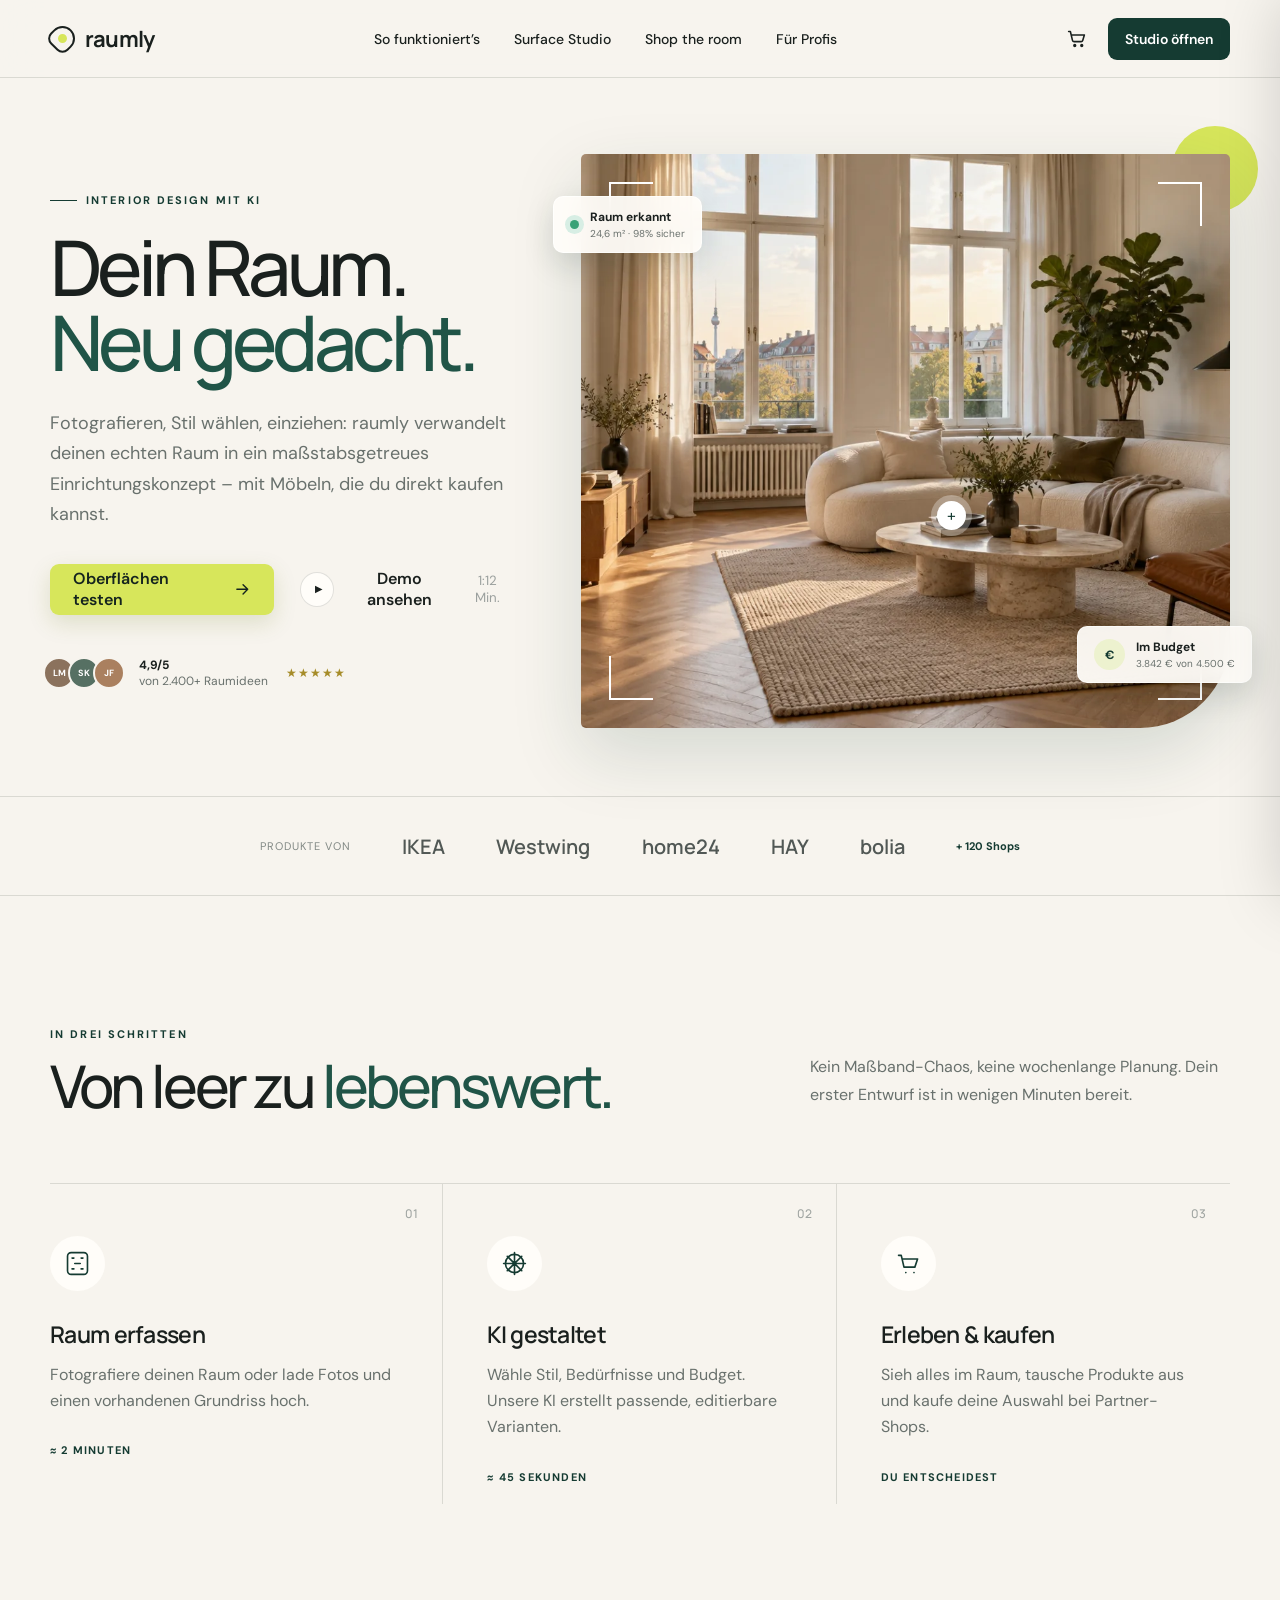
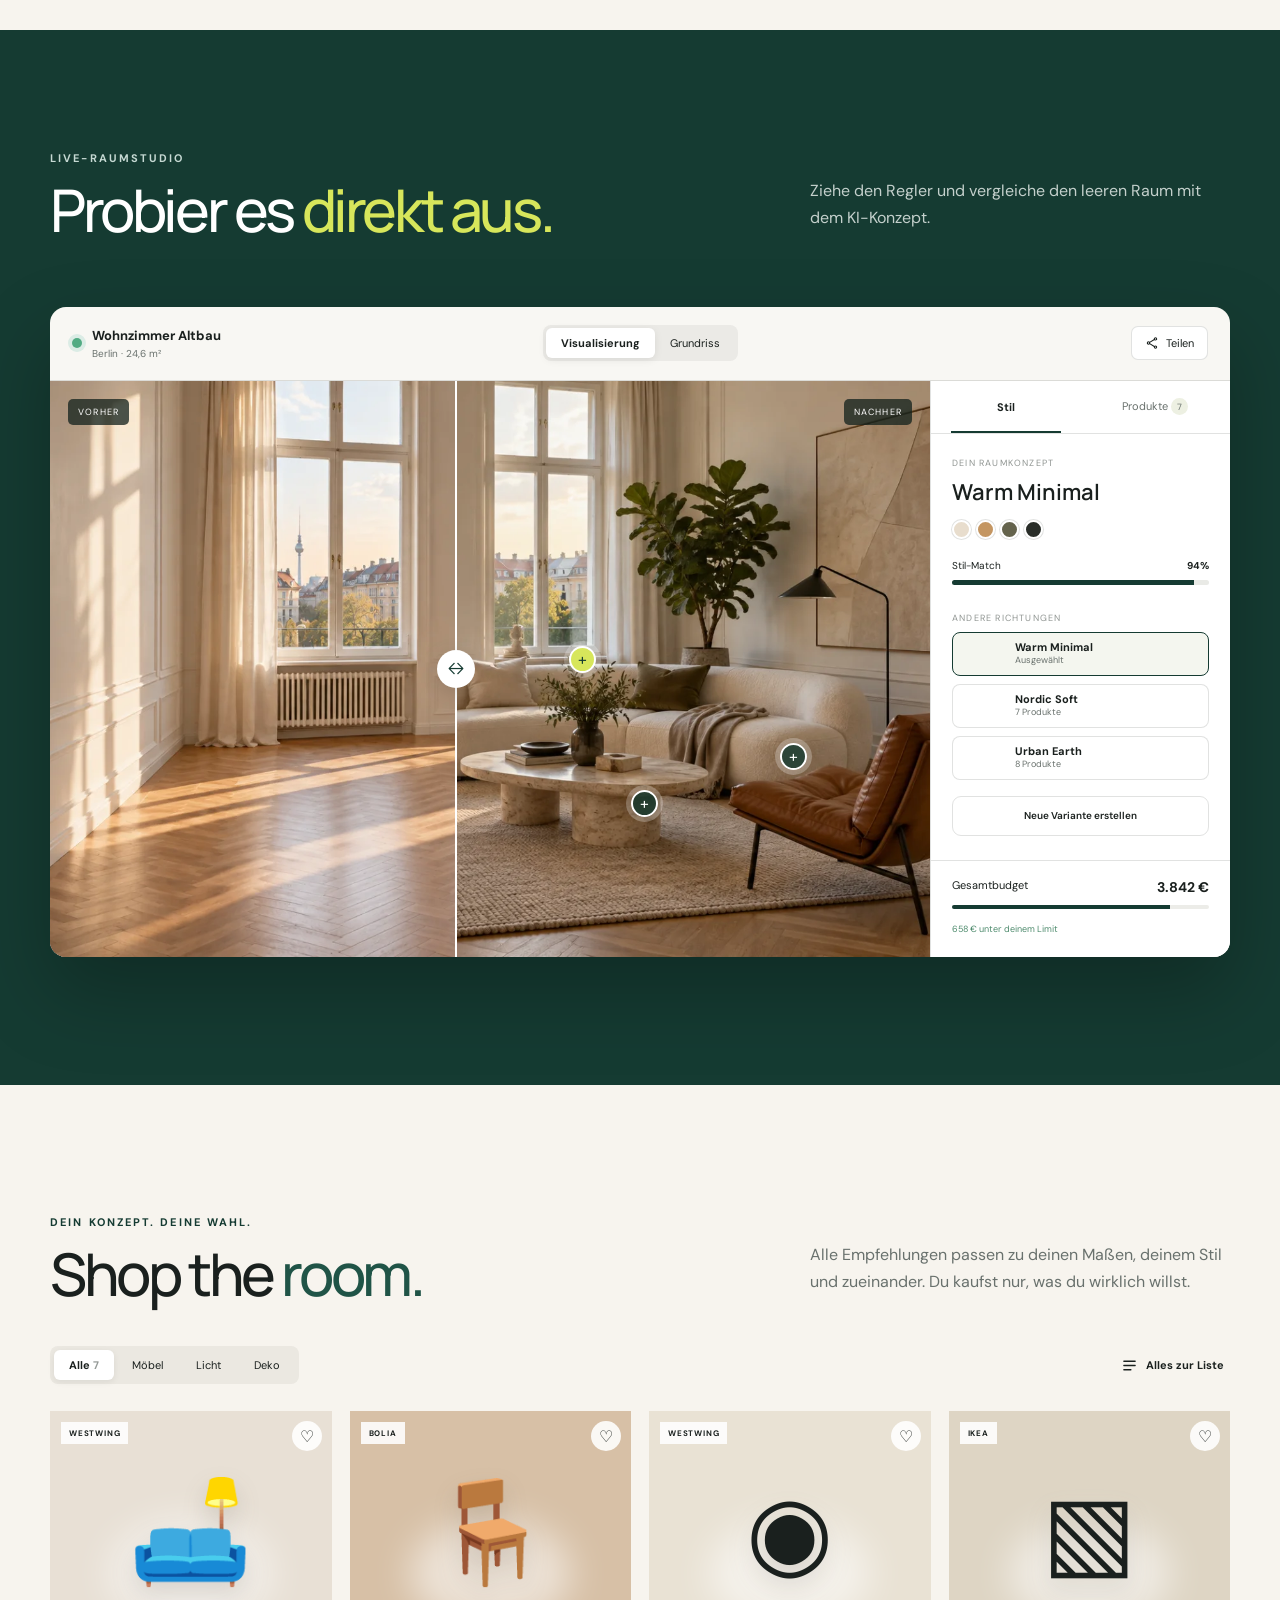
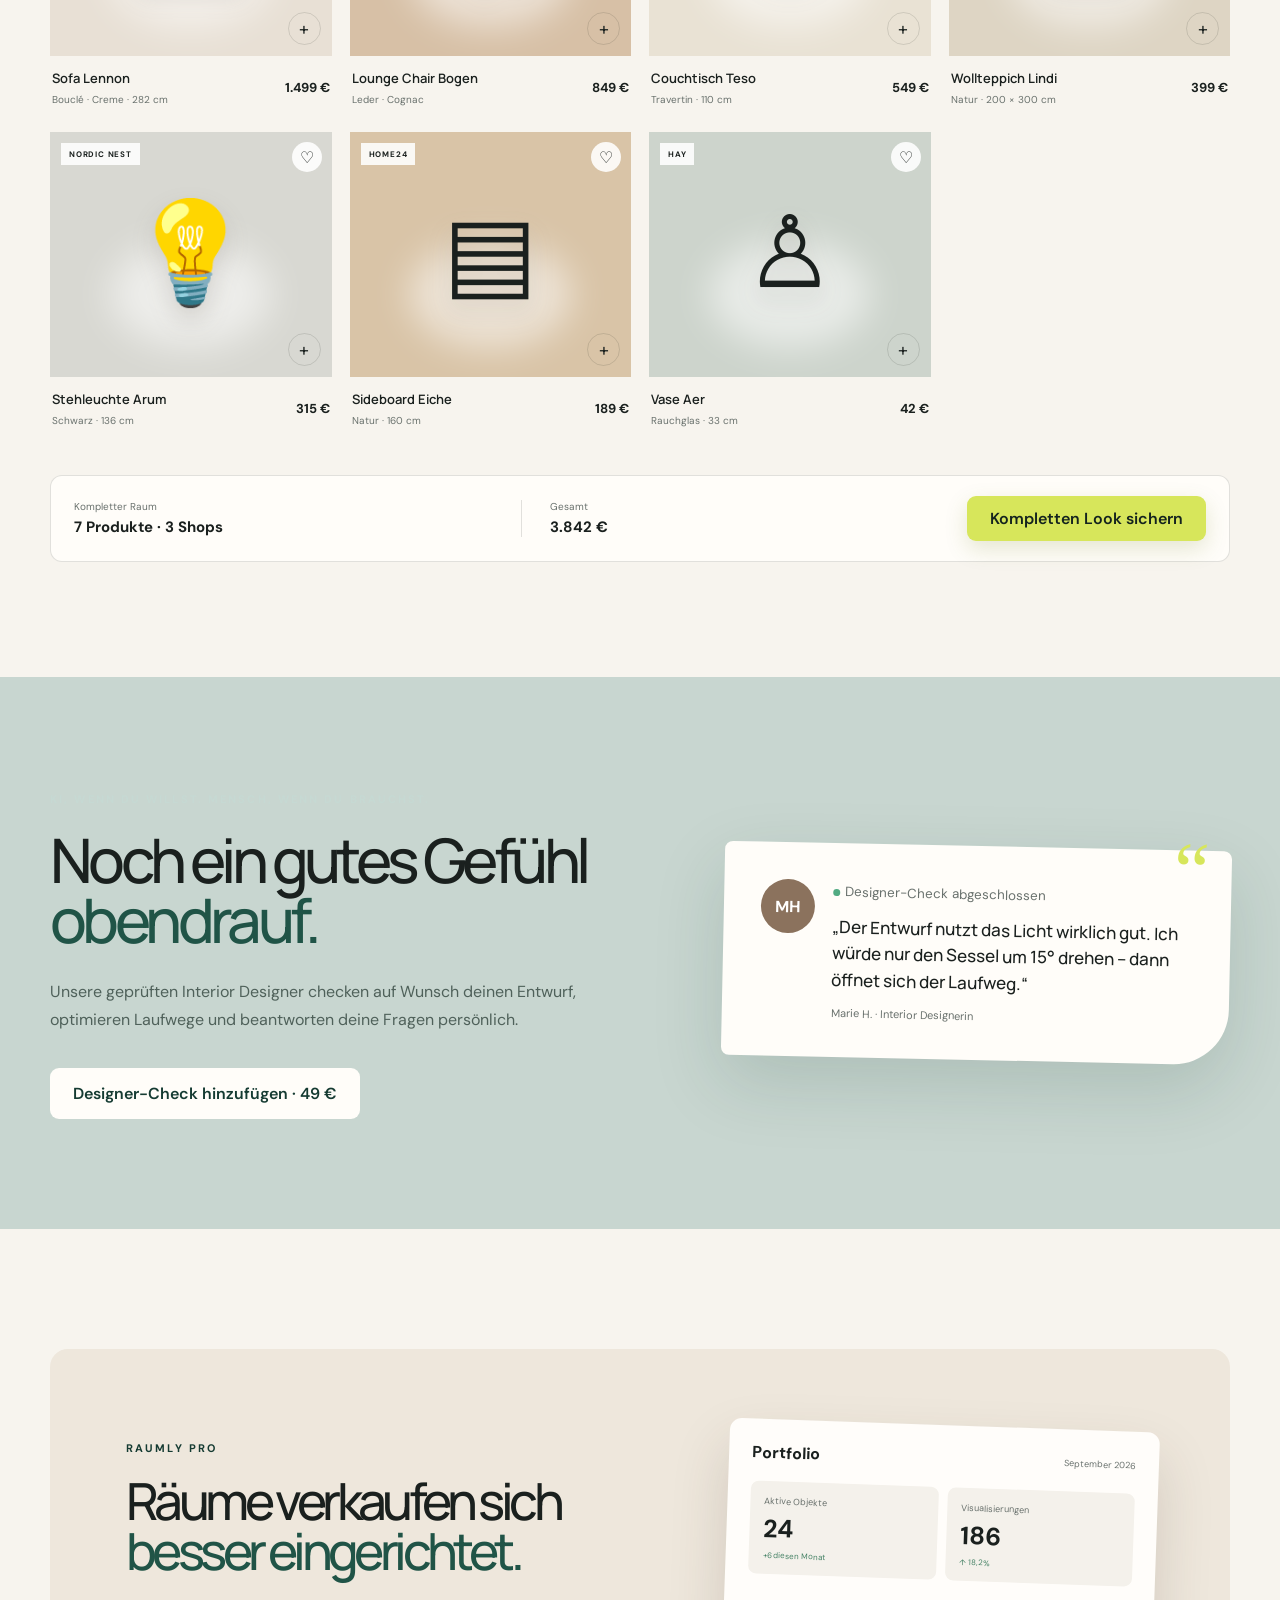
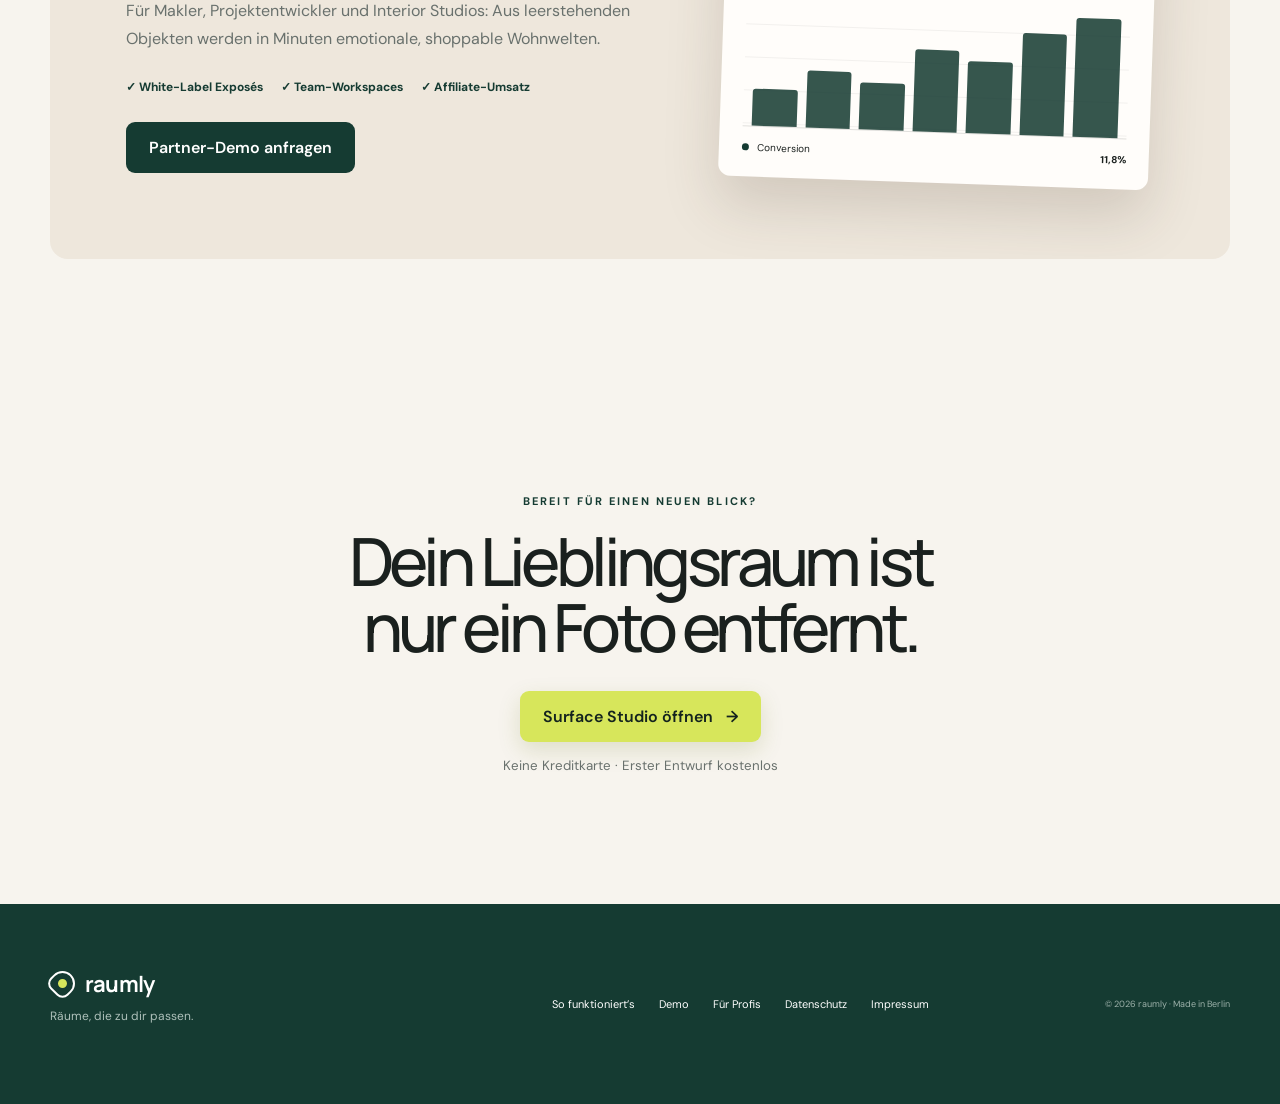
<file: index.html>
<!doctype html>
<html lang="de">
  <head>
    <meta charset="UTF-8" />
    <meta name="viewport" content="width=device-width, initial-scale=1.0" />
    <meta name="theme-color" content="#153b32" />
    <link rel="icon" href="assets/favicon.svg" type="image/svg+xml" />
    <meta
      name="description"
      content="raumly erstellt aus Fotos und Grundriss in wenigen Minuten ein realistisches, direkt kaufbares Raumkonzept."
    />
    <title>raumly — Dein Raum. Neu gedacht.</title>
    <link rel="preconnect" href="https://fonts.googleapis.com" />
    <link rel="preconnect" href="https://fonts.gstatic.com" crossorigin />
    <link
      href="https://fonts.googleapis.com/css2?family=DM+Sans:wght@400;500;600;700&family=Manrope:wght@400;500;600;700&display=swap"
      rel="stylesheet"
    />
    <link rel="stylesheet" href="styles.css" />
  </head>
  <body>
    <header class="site-header" id="top">
      <a class="brand" href="#top" aria-label="raumly Startseite">
        <span class="brand-mark" aria-hidden="true"></span>
        <span>raumly</span>
      </a>
      <nav class="desktop-nav" aria-label="Hauptnavigation">
        <a href="#so-funktionierts">So funktioniert’s</a>
        <a href="surface-studio.html">Surface Studio</a>
        <a href="#shopping">Shop the room</a>
        <button class="nav-link" data-partner-open>Für Profis</button>
      </nav>
      <div class="header-actions">
        <button class="icon-button cart-button" data-cart-open aria-label="Warenkorb öffnen">
          <svg viewBox="0 0 24 24" aria-hidden="true"><path d="M3 4h2l2.4 10.1a2 2 0 0 0 1.9 1.5h7.9a2 2 0 0 0 1.9-1.4L21 8H7"/><circle cx="10" cy="20" r="1"/><circle cx="18" cy="20" r="1"/></svg>
          <span class="cart-count" data-cart-count>0</span>
        </button>
        <a class="button button-small button-dark" href="surface-studio.html">Studio öffnen</a>
        <button class="mobile-menu" aria-label="Menü öffnen" aria-expanded="false">
          <span></span><span></span>
        </button>
      </div>
    </header>

    <main>
      <section class="hero section-shell">
        <div class="hero-copy reveal">
          <div class="eyebrow"><span></span> Interior Design mit KI</div>
          <h1>Dein Raum.<br /><em>Neu gedacht.</em></h1>
          <p class="hero-lead">
            Fotografieren, Stil wählen, einziehen: raumly verwandelt deinen echten Raum in ein
            maßstabsgetreues Einrichtungskonzept – mit Möbeln, die du direkt kaufen kannst.
          </p>
          <div class="hero-actions">
            <a class="button button-primary" href="surface-studio.html">
              Oberflächen testen
              <svg viewBox="0 0 24 24" aria-hidden="true"><path d="M5 12h14M13 6l6 6-6 6"/></svg>
            </a>
            <button class="text-button" data-demo-scroll>
              <span class="play-icon">▶</span> Demo ansehen <small>1:12 Min.</small>
            </button>
          </div>
          <div class="trust-row">
            <div class="avatars" aria-hidden="true">
              <span>LM</span><span>SK</span><span>JF</span>
            </div>
            <div><strong>4,9/5</strong><br /><span>von 2.400+ Raumideen</span></div>
            <div class="stars" aria-label="5 von 5 Sternen">★★★★★</div>
          </div>
        </div>

        <div class="hero-visual reveal reveal-delay">
          <img src="assets/living-room-designed.webp" alt="Von raumly eingerichtetes helles Berliner Wohnzimmer" />
          <div class="scan-corners" aria-hidden="true"><i></i><i></i><i></i><i></i></div>
          <div class="floating-badge badge-scan">
            <span class="pulse-dot"></span>
            <div><strong>Raum erkannt</strong><small>24,6 m² · 98% sicher</small></div>
          </div>
          <div class="floating-badge badge-budget">
            <span class="round-icon">€</span>
            <div><strong>Im Budget</strong><small>3.842 € von 4.500 €</small></div>
          </div>
          <button class="hotspot hero-hotspot" aria-label="Sofa ansehen" data-product-focus="sofa">
            <span>+</span><b>Modulares Sofa<br /><small>1.499 €</small></b>
          </button>
        </div>
      </section>

      <section class="logo-strip" aria-label="Unterstützte Einrichtungsshops">
        <span>Produkte von</span>
        <strong>IKEA</strong><strong>Westwing</strong><strong>home24</strong><strong>HAY</strong><strong>bolia</strong>
        <span class="plus-shops">+ 120 Shops</span>
      </section>

      <section class="process section-shell" id="so-funktionierts">
        <div class="section-heading reveal">
          <div>
            <span class="section-kicker">In drei Schritten</span>
            <h2>Von leer zu <em>lebenswert.</em></h2>
          </div>
          <p>Kein Maßband-Chaos, keine wochenlange Planung. Dein erster Entwurf ist in wenigen Minuten bereit.</p>
        </div>
        <div class="steps-grid">
          <article class="step reveal">
            <span class="step-number">01</span>
            <div class="step-icon">
              <svg viewBox="0 0 32 32" aria-hidden="true"><rect x="5" y="4" width="22" height="24" rx="4"/><path d="M10 10h2M20 10h2M10 22h2M20 22h2M13 16h6"/></svg>
            </div>
            <h3>Raum erfassen</h3>
            <p>Fotografiere deinen Raum oder lade Fotos und einen vorhandenen Grundriss hoch.</p>
            <small>≈ 2 Minuten</small>
          </article>
          <article class="step reveal">
            <span class="step-number">02</span>
            <div class="step-icon">
              <svg viewBox="0 0 32 32" aria-hidden="true"><path d="M16 4v24M4 16h24M8 8l16 16M24 8 8 24"/><circle cx="16" cy="16" r="10"/></svg>
            </div>
            <h3>KI gestaltet</h3>
            <p>Wähle Stil, Bedürfnisse und Budget. Unsere KI erstellt passende, editierbare Varianten.</p>
            <small>≈ 45 Sekunden</small>
          </article>
          <article class="step reveal">
            <span class="step-number">03</span>
            <div class="step-icon">
              <svg viewBox="0 0 32 32" aria-hidden="true"><path d="M5 7h3l3 13h12l3-9H10M13 26h.1M22 26h.1"/></svg>
            </div>
            <h3>Erleben & kaufen</h3>
            <p>Sieh alles im Raum, tausche Produkte aus und kaufe deine Auswahl bei Partner-Shops.</p>
            <small>Du entscheidest</small>
          </article>
        </div>
      </section>

      <section class="studio-section" id="studio">
        <div class="section-shell">
          <div class="section-heading studio-heading reveal">
            <div>
              <span class="section-kicker light">Live-Raumstudio</span>
              <h2>Probier es <em>direkt aus.</em></h2>
            </div>
            <p>Ziehe den Regler und vergleiche den leeren Raum mit dem KI-Konzept.</p>
          </div>
          <div class="studio-app reveal">
            <div class="studio-toolbar">
              <div class="project-name">
                <span class="status-dot"></span>
                <div><strong>Wohnzimmer Altbau</strong><small>Berlin · 24,6 m²</small></div>
              </div>
              <div class="view-switch" role="group" aria-label="Ansicht wechseln">
                <button class="active" data-view="visual">Visualisierung</button>
                <button data-view="floor">Grundriss</button>
              </div>
              <button class="share-button" data-share>
                <svg viewBox="0 0 24 24" aria-hidden="true"><circle cx="18" cy="5" r="2"/><circle cx="6" cy="12" r="2"/><circle cx="18" cy="19" r="2"/><path d="m8 11 8-5M8 13l8 5"/></svg>
                Teilen
              </button>
            </div>
            <div class="studio-workspace">
              <div class="visualizer" data-visualizer>
                <img class="after-image" src="assets/living-room-designed.webp" alt="Eingerichtetes Wohnzimmer" />
                <div class="before-layer" data-before-layer>
                  <img src="assets/living-room-empty.webp" alt="Leeres Wohnzimmer vor der Einrichtung" />
                </div>
                <div class="compare-line" data-compare-line><span>↔</span></div>
                <input class="compare-range" type="range" min="0" max="100" value="46" aria-label="Vorher-Nachher-Vergleich" />
                <span class="compare-label before-label">Vorher</span>
                <span class="compare-label after-label">Nachher</span>
                <button class="room-hotspot sofa-spot active" data-product-focus="sofa" aria-label="Sofa auswählen">+</button>
                <button class="room-hotspot chair-spot" data-product-focus="chair" aria-label="Sessel auswählen">+</button>
                <button class="room-hotspot table-spot" data-product-focus="table" aria-label="Tisch auswählen">+</button>
                <div class="floorplan-view" data-floorplan>
                  <svg viewBox="0 0 700 440" role="img" aria-label="Grundriss des Wohnzimmers">
                    <rect x="110" y="50" width="480" height="330" rx="2" />
                    <path d="M220 50v70M380 50v70M110 270h70M590 210h-70" />
                    <path class="furniture" d="M290 100h190v80H290zM325 230h115v65H325zM155 105h70v120h-70z" />
                    <path class="arc" d="M110 270a70 70 0 0 1 70 70M590 210a70 70 0 0 0-70 70" />
                    <text x="330" y="360">5,92 m</text><text x="78" y="225" transform="rotate(-90 78 225)">4,16 m</text>
                  </svg>
                  <div><strong>24,6 m²</strong><span>Raumhöhe 3,08 m</span></div>
                </div>
              </div>
              <aside class="studio-panel">
                <div class="panel-tabs">
                  <button class="active" data-panel-tab="style">Stil</button>
                  <button data-panel-tab="products">Produkte <span>7</span></button>
                </div>
                <div class="panel-content" data-panel="style">
                  <p class="panel-label">Dein Raumkonzept</p>
                  <h3>Warm Minimal</h3>
                  <div class="palette"><i style="--c:#e8ddcd"></i><i style="--c:#c49662"></i><i style="--c:#64634c"></i><i style="--c:#292d28"></i></div>
                  <div class="concept-score"><span>Stil-Match</span><strong>94%</strong><div><i></i></div></div>
                  <p class="panel-label">Andere Richtungen</p>
                  <div class="style-options">
                    <button class="style-option active" data-style="Warm Minimal" data-budget="3842"><span class="style-swatch warm"></span><b>Warm Minimal</b><small>Ausgewählt</small></button>
                    <button class="style-option" data-style="Nordic Soft" data-budget="3260"><span class="style-swatch nordic"></span><b>Nordic Soft</b><small>7 Produkte</small></button>
                    <button class="style-option" data-style="Urban Earth" data-budget="4115"><span class="style-swatch earth"></span><b>Urban Earth</b><small>8 Produkte</small></button>
                  </div>
                  <button class="button button-outline full-width" data-variant>Neue Variante erstellen</button>
                </div>
                <div class="panel-content hidden" data-panel="products">
                  <p class="panel-label">Im Konzept</p>
                  <div class="mini-product-list" data-mini-products></div>
                </div>
                <div class="budget-footer">
                  <div><span>Gesamtbudget</span><strong data-studio-total>3.842 €</strong></div>
                  <div class="budget-track"><i></i></div>
                  <small>658 € unter deinem Limit</small>
                </div>
              </aside>
            </div>
          </div>
        </div>
      </section>

      <section class="shopping section-shell" id="shopping">
        <div class="section-heading reveal">
          <div>
            <span class="section-kicker">Dein Konzept. Deine Wahl.</span>
            <h2>Shop the <em>room.</em></h2>
          </div>
          <p>Alle Empfehlungen passen zu deinen Maßen, deinem Stil und zueinander. Du kaufst nur, was du wirklich willst.</p>
        </div>
        <div class="shop-toolbar reveal">
          <div class="filter-pills" role="group" aria-label="Produkte filtern">
            <button class="active" data-filter="all">Alle <span>7</span></button>
            <button data-filter="möbel">Möbel</button>
            <button data-filter="licht">Licht</button>
            <button data-filter="deko">Deko</button>
          </div>
          <button class="list-button" data-add-all>
            <svg viewBox="0 0 24 24" aria-hidden="true"><path d="M4 6h16M4 12h16M4 18h10"/></svg>
            Alles zur Liste
          </button>
        </div>
        <div class="product-grid" data-product-grid></div>
        <div class="shop-summary reveal">
          <div><span>Kompletter Raum</span><strong>7 Produkte · 3 Shops</strong></div>
          <div><span>Gesamt</span><strong data-shop-total>3.842 €</strong></div>
          <button class="button button-primary" data-add-all>Kompletten Look sichern</button>
        </div>
      </section>

      <section class="human-review">
        <div class="section-shell review-inner reveal">
          <div class="review-copy">
            <span class="section-kicker light">KI, wenn du willst. Mensch, wenn du brauchst.</span>
            <h2>Noch ein gutes Gefühl <em>obendrauf.</em></h2>
            <p>Unsere geprüften Interior Designer checken auf Wunsch deinen Entwurf, optimieren Laufwege und beantworten deine Fragen persönlich.</p>
            <button class="button button-light" data-review>Designer-Check hinzufügen · 49 €</button>
          </div>
          <div class="review-card">
            <div class="review-avatar">MH</div>
            <div><span class="online-dot"></span><small>Designer-Check abgeschlossen</small><h3>„Der Entwurf nutzt das Licht wirklich gut. Ich würde nur den Sessel um 15° drehen – dann öffnet sich der Laufweg.“</h3><p>Marie H. · Interior Designerin</p></div>
            <span class="quote-mark">“</span>
          </div>
        </div>
      </section>

      <section class="pro-section section-shell" id="profis">
        <div class="pro-card reveal">
          <div>
            <span class="section-kicker">raumly pro</span>
            <h2>Räume verkaufen sich<br /><em>besser eingerichtet.</em></h2>
            <p>Für Makler, Projektentwickler und Interior Studios: Aus leerstehenden Objekten werden in Minuten emotionale, shoppable Wohnwelten.</p>
            <div class="pro-points"><span>✓ White-Label Exposés</span><span>✓ Team-Workspaces</span><span>✓ Affiliate-Umsatz</span></div>
            <button class="button button-dark" data-partner-open>Partner-Demo anfragen</button>
          </div>
          <div class="pro-dashboard">
            <div class="dash-head"><strong>Portfolio</strong><span>September 2026</span></div>
            <div class="metric-row"><div><small>Aktive Objekte</small><strong>24</strong><span>+6 diesen Monat</span></div><div><small>Visualisierungen</small><strong>186</strong><span>↑ 18,2%</span></div></div>
            <div class="chart" aria-label="Steigende Nutzungskurve"><i style="--h:30%"></i><i style="--h:46%"></i><i style="--h:38%"></i><i style="--h:66%"></i><i style="--h:58%"></i><i style="--h:82%"></i><i style="--h:96%"></i></div>
            <div class="dash-foot"><span><i></i> Conversion</span><strong>11,8%</strong></div>
          </div>
        </div>
      </section>

      <section class="final-cta section-shell reveal">
        <span class="section-kicker">Bereit für einen neuen Blick?</span>
        <h2>Dein Lieblingsraum ist<br />nur ein Foto entfernt.</h2>
        <a class="button button-primary" href="surface-studio.html">Surface Studio öffnen <span>→</span></a>
        <small>Keine Kreditkarte · Erster Entwurf kostenlos</small>
      </section>
    </main>

    <footer>
      <div class="footer-inner section-shell">
        <div><a class="brand footer-brand" href="#top"><span class="brand-mark"></span><span>raumly</span></a><p>Räume, die zu dir passen.</p></div>
        <div class="footer-links"><a href="#so-funktionierts">So funktioniert’s</a><a href="#studio">Demo</a><a href="#profis">Für Profis</a><button data-info="Datenschutz">Datenschutz</button><button data-info="Impressum">Impressum</button></div>
        <span>© 2026 raumly · Made in Berlin</span>
      </div>
    </footer>

    <div class="modal-backdrop" data-scan-modal aria-hidden="true">
      <section class="modal scan-modal" role="dialog" aria-modal="true" aria-labelledby="scan-title">
        <button class="modal-close" data-modal-close aria-label="Dialog schließen">×</button>
        <div class="scan-sidebar">
          <a class="brand"><span class="brand-mark"></span><span>raumly</span></a>
          <p>Dein Raum in vier einfachen Schritten.</p>
          <ol>
            <li class="active" data-step-indicator="1"><span>1</span><div><b>Raum erfassen</b><small>Fotos & Grundriss</small></div></li>
            <li data-step-indicator="2"><span>2</span><div><b>Maße prüfen</b><small>Für echten Maßstab</small></div></li>
            <li data-step-indicator="3"><span>3</span><div><b>Stil wählen</b><small>Was zu dir passt</small></div></li>
            <li data-step-indicator="4"><span>4</span><div><b>Budget setzen</b><small>Damit alles passt</small></div></li>
          </ol>
          <div class="privacy-note"><span>⌁</span><div><b>Deine Daten bleiben privat.</b><small>Fotos werden verschlüsselt verarbeitet.</small></div></div>
        </div>
        <div class="scan-content">
          <div class="scan-progress"><i></i></div>
          <div class="scan-step active" data-step="1">
            <span class="section-kicker">Schritt 1 von 4</span>
            <h2 id="scan-title">Zeig uns deinen Raum.</h2>
            <p>3–6 Fotos aus verschiedenen Ecken reichen. Ein Grundriss macht das Ergebnis noch genauer.</p>
            <label class="drop-zone" data-drop-zone>
              <input type="file" multiple accept="image/*,.pdf" data-room-files />
              <span class="upload-icon"><svg viewBox="0 0 24 24"><path d="M12 16V4M7 9l5-5 5 5M5 20h14"/></svg></span>
              <strong>Fotos hier ablegen</strong>
              <small>oder klicken zum Auswählen · JPG, PNG, HEIC bis 20 MB</small>
              <button type="button">Dateien auswählen</button>
            </label>
            <div class="file-list" data-file-list></div>
            <label class="floorplan-upload"><span>⌗</span><div><b>Grundriss vorhanden?</b><small>Optional als Foto oder PDF hochladen</small></div><input type="file" accept="image/*,.pdf" data-floorplan-file /><em data-floorplan-label>Hochladen</em></label>
          </div>
          <div class="scan-step" data-step="2">
            <span class="section-kicker">Schritt 2 von 4</span><h2>Einmal kurz nachmessen.</h2><p>Wir haben Maße aus deinen Fotos geschätzt. Prüfe sie für ein maßstabsgetreues Ergebnis.</p>
            <div class="measurement-visual"><svg viewBox="0 0 480 220"><path d="M70 45h340v130H70z"/><path d="M105 45v35M350 45v35M70 140h55"/><path class="measure" d="M75 195h330M52 50v120"/><text x="208" y="213">5,92 m</text><text x="27" y="120" transform="rotate(-90 27 120)">4,16 m</text></svg><span>KI erkannt · 96%</span></div>
            <div class="input-grid"><label>Länge <div><input type="number" value="5.92" step="0.01" /><span>m</span></div></label><label>Breite <div><input type="number" value="4.16" step="0.01" /><span>m</span></div></label><label>Raumhöhe <div><input type="number" value="3.08" step="0.01" /><span>m</span></div></label><label>Raumtyp <select><option>Wohnzimmer</option><option>Schlafzimmer</option><option>Esszimmer</option><option>Homeoffice</option></select></label></div>
          </div>
          <div class="scan-step" data-step="3">
            <span class="section-kicker">Schritt 3 von 4</span><h2>Was fühlt sich nach dir an?</h2><p>Wähle bis zu drei Stilrichtungen. Du kannst sie später jederzeit ändern.</p>
            <div class="style-picker">
              <button class="selected"><span class="pick-img warm"></span><b>Warm Minimal</b><small>Ruhig · Natürlich</small><i>✓</i></button>
              <button><span class="pick-img nordic"></span><b>Nordic Soft</b><small>Hell · Gemütlich</small><i>✓</i></button>
              <button><span class="pick-img earth"></span><b>Urban Earth</b><small>Markant · Warm</small><i>✓</i></button>
              <button><span class="pick-img classic"></span><b>New Classic</b><small>Elegant · Zeitlos</small><i>✓</i></button>
            </div>
            <div class="advanced-preferences">
              <div><span>Feinschliff</span><small>Optional · Mehrfachauswahl</small></div>
              <div class="preference-chips">
                <button class="selected">◫ Fotowinkel beibehalten</button>
                <button>☀ Tageslicht optimieren</button>
                <button>▤ Versteckter Stauraum</button>
                <button>⌂ Mietfreundlich</button>
              </div>
            </div>
          </div>
          <div class="scan-step" data-step="4">
            <span class="section-kicker">Schritt 4 von 4</span><h2>Was darf dein Raum kosten?</h2><p>Wir kombinieren passende Produkte shopübergreifend – innerhalb deines Rahmens.</p>
            <div class="budget-box"><div><span>Mein Gesamtbudget</span><output data-budget-output>4.500 €</output></div><input type="range" min="1000" max="15000" step="250" value="4500" data-budget-range /><div class="range-labels"><span>1.000 €</span><span>15.000 €+</span></div></div>
            <label class="keep-furniture"><input type="checkbox" checked /><span></span><div><b>Vorhandene Möbel integrieren</b><small>Die KI erkennt und berücksichtigt Stücke, die bleiben sollen.</small></div></label>
            <div class="custom-wish">
              <label for="custom-wish">Was ist dir noch wichtig?</label>
              <textarea id="custom-wish" rows="2" placeholder="z. B. Klavier behalten, mehr Stauraum, warme Abendbeleuchtung …"></textarea>
            </div>
            <div class="plan-summary"><span>✓</span><div><b>Alles bereit für deinen ersten Entwurf</b><small>Wohnzimmer · Warm Minimal · bis 4.500 €</small></div></div>
          </div>
          <div class="scan-actions"><button class="button button-ghost hidden" data-scan-back>Zurück</button><button class="button button-primary" data-scan-next>Weiter <span>→</span></button></div>
        </div>
      </section>
    </div>

    <div class="modal-backdrop" data-partner-modal aria-hidden="true">
      <section class="modal partner-modal" role="dialog" aria-modal="true" aria-labelledby="partner-title">
        <button class="modal-close" data-modal-close aria-label="Dialog schließen">×</button>
        <span class="section-kicker">raumly pro</span><h2 id="partner-title">Mehr Wirkung pro Objekt.</h2><p>Erzähl uns kurz, wie du raumly einsetzen möchtest. Wir melden uns mit einer passenden Partner-Demo.</p>
        <form data-partner-form><div class="input-grid"><label>Name<input required placeholder="Vor- und Nachname" /></label><label>Business-E-Mail<input required type="email" placeholder="name@unternehmen.de" /></label><label>Unternehmen<input required placeholder="Unternehmensname" /></label><label>Ich bin …<select><option>Makler:in</option><option>Interior Designer:in</option><option>Projektentwickler:in</option><option>Möbelhändler / Marke</option></select></label></div><label>Geplante Projekte pro Monat<select><option>1–10</option><option>11–50</option><option>51–200</option><option>Mehr als 200</option></select></label><button class="button button-primary full-width" type="submit">Partner-Demo anfragen</button></form>
      </section>
    </div>

    <aside class="cart-drawer" data-cart-drawer aria-hidden="true">
      <div class="cart-head"><div><span class="section-kicker">Deine Auswahl</span><h2>Shopping-Liste</h2></div><button data-cart-close aria-label="Warenkorb schließen">×</button></div>
      <div class="cart-items" data-cart-items></div>
      <div class="cart-empty" data-cart-empty><span>◇</span><h3>Noch ist deine Liste leer.</h3><p>Füge Produkte aus deinem Raumkonzept hinzu.</p></div>
      <div class="cart-footer"><div><span>Gesamtsumme</span><strong data-cart-total>0 €</strong></div><small>Du bestellst sicher bei den jeweiligen Partner-Shops.</small><button class="button button-primary full-width" data-checkout>Bei Partnern bestellen</button></div>
    </aside>
    <div class="drawer-backdrop" data-drawer-backdrop></div>
    <div class="toast" role="status" aria-live="polite" data-toast></div>
    <script src="app.js"></script>
  </body>
</html>
</file>
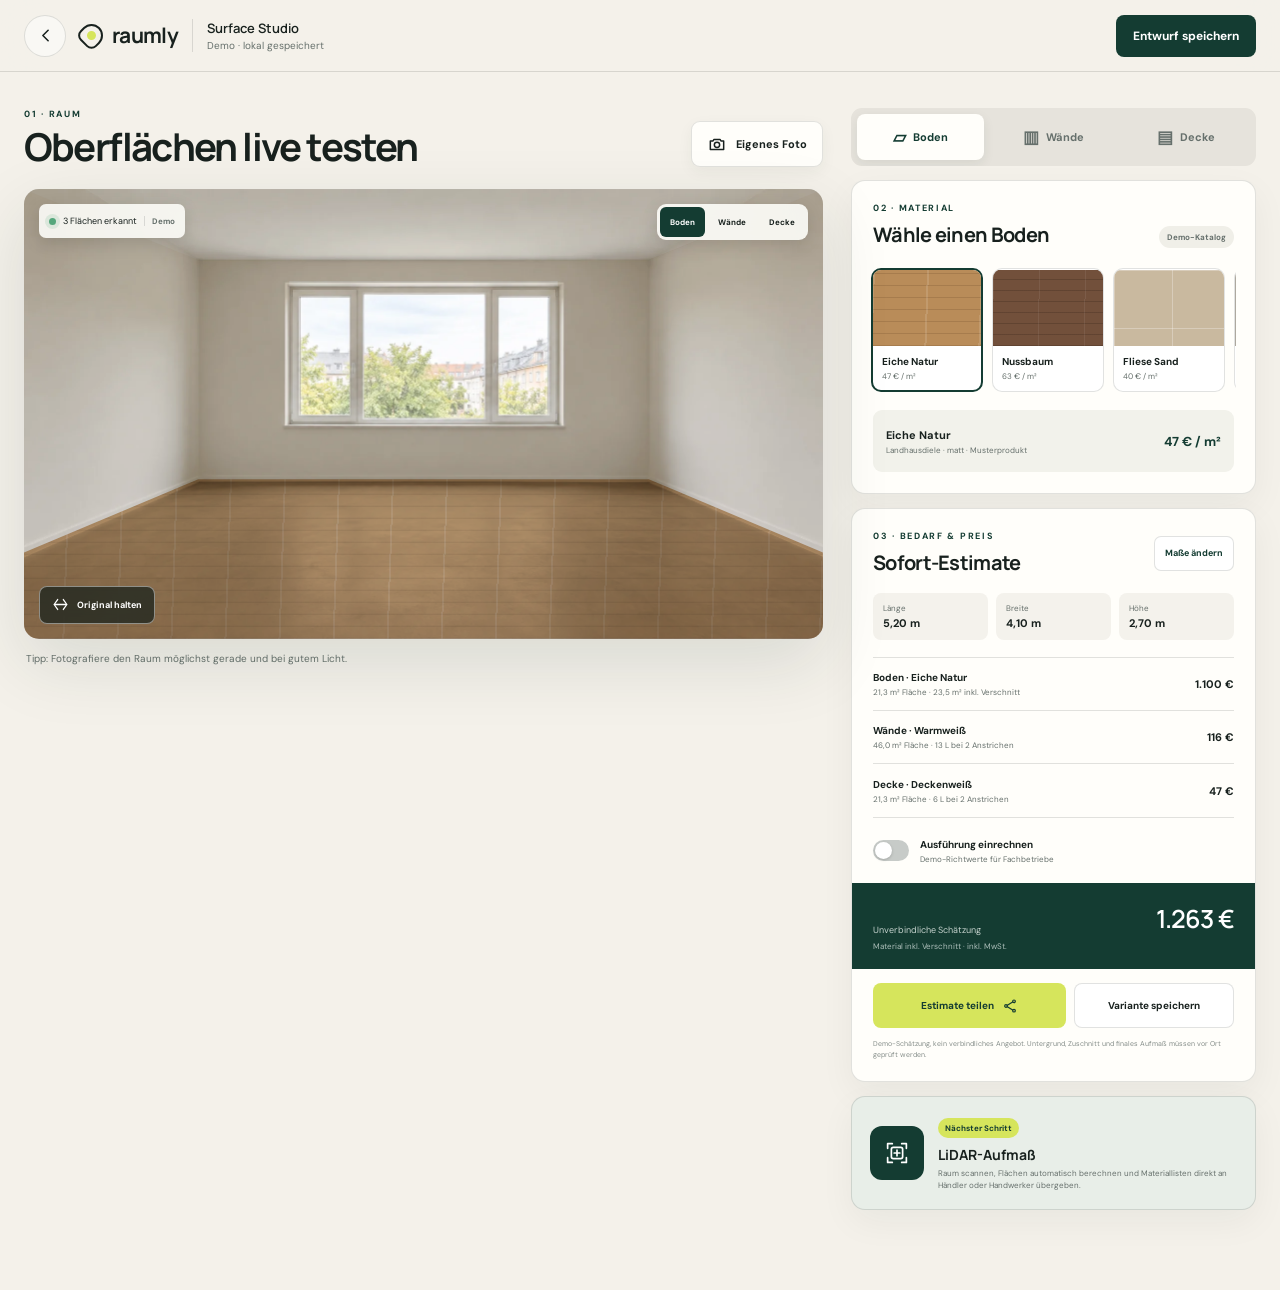
<file: surface-studio.html>
<!doctype html>
<html lang="de">
  <head>
    <meta charset="UTF-8" />
    <meta name="viewport" content="width=device-width, initial-scale=1, viewport-fit=cover" />
    <meta name="theme-color" content="#f4f1ea" />
    <meta name="description" content="Boden, Wände und Decke direkt im eigenen Raum visualisieren und Materialbedarf kalkulieren." />
    <link rel="icon" href="assets/favicon.svg" type="image/svg+xml" />
    <title>Surface Studio — raumly</title>
    <link rel="preconnect" href="https://fonts.googleapis.com" />
    <link rel="preconnect" href="https://fonts.gstatic.com" crossorigin />
    <link href="https://fonts.googleapis.com/css2?family=DM+Sans:wght@400;500;600;700&family=Manrope:wght@500;600;700&display=swap" rel="stylesheet" />
    <link rel="stylesheet" href="surface-studio.css" />
  </head>
  <body>
    <header class="studio-header">
      <a class="back-link" href="index.html" aria-label="Zurück zur Startseite">
        <svg viewBox="0 0 24 24" aria-hidden="true"><path d="m15 18-6-6 6-6" /></svg>
      </a>
      <a class="brand" href="index.html" aria-label="raumly Startseite">
        <span class="brand-mark" aria-hidden="true"></span><span>raumly</span>
      </a>
      <div class="header-copy"><strong>Surface Studio</strong><span>Demo · lokal gespeichert</span></div>
      <button class="header-save" type="button" data-save-design>Entwurf speichern</button>
    </header>

    <main class="studio-layout">
      <section class="visual-column" aria-labelledby="visual-title">
        <div class="visual-head">
          <div>
            <span class="step-label">01 · Raum</span>
            <h1 id="visual-title">Oberflächen live testen</h1>
          </div>
          <label class="upload-button" for="room-photo">
            <svg viewBox="0 0 24 24" aria-hidden="true"><path d="M4 8.5h3l1.4-2h7.2l1.4 2h3v10H4z"/><circle cx="12" cy="13" r="3.2"/></svg>
            <span>Eigenes Foto</span>
            <input id="room-photo" type="file" accept="image/*" capture="environment" />
          </label>
        </div>

        <div class="photo-frame" data-photo-frame>
          <img class="room-photo" data-room-photo src="assets/surface-room-base.webp" alt="Leerer Raum für die Oberflächenvisualisierung" />
          <div class="surface-mask ceiling-mask" data-mask="ceiling"></div>
          <div class="surface-mask wall-mask wall-left" data-mask="wall"></div>
          <div class="surface-mask wall-mask wall-right" data-mask="wall"></div>
          <div class="surface-mask wall-mask wall-back-top" data-mask="wall"></div>
          <div class="surface-mask wall-mask wall-back-left" data-mask="wall"></div>
          <div class="surface-mask wall-mask wall-back-right" data-mask="wall"></div>
          <div class="surface-mask wall-mask wall-back-bottom" data-mask="wall"></div>
          <div class="surface-mask floor-mask" data-mask="floor"></div>
          <div class="original-layer" data-original-layer></div>

          <div class="detection-chip"><i></i><span>3 Flächen erkannt</span><b>Demo</b></div>
          <div class="surface-map" aria-label="Aktive Fläche">
            <button type="button" class="active" data-surface-shortcut="floor">Boden</button>
            <button type="button" data-surface-shortcut="wall">Wände</button>
            <button type="button" data-surface-shortcut="ceiling">Decke</button>
          </div>
          <button class="compare-button" type="button" data-compare aria-pressed="false">
            <svg viewBox="0 0 24 24" aria-hidden="true"><path d="M8 5 3 12l5 7M16 5l5 7-5 7M3 12h18"/></svg>
            Original halten
          </button>
          <div class="scan-progress" data-scan-progress aria-live="polite"><i></i><span>Foto wird analysiert …</span></div>
        </div>

        <p class="mobile-hint">Tipp: Fotografiere den Raum möglichst gerade und bei gutem Licht.</p>
      </section>

      <aside class="control-column">
        <div class="surface-tabs" role="tablist" aria-label="Oberfläche wählen">
          <button class="active" type="button" role="tab" aria-selected="true" data-surface="floor"><span>▱</span>Boden</button>
          <button type="button" role="tab" aria-selected="false" data-surface="wall"><span>▥</span>Wände</button>
          <button type="button" role="tab" aria-selected="false" data-surface="ceiling"><span>▤</span>Decke</button>
        </div>

        <section class="catalog-panel" id="products" aria-labelledby="catalog-title">
          <div class="panel-heading">
            <div><span class="step-label">02 · Material</span><h2 id="catalog-title">Wähle einen Boden</h2></div>
            <span class="demo-pill">Demo-Katalog</span>
          </div>
          <div class="product-scroll" data-products></div>
          <div class="selected-product" data-selected-product></div>
        </section>

        <section class="estimate-panel" id="estimate" aria-labelledby="estimate-title">
          <div class="panel-heading estimate-heading">
            <div><span class="step-label">03 · Bedarf & Preis</span><h2 id="estimate-title">Sofort-Estimate</h2></div>
            <button class="edit-measures" type="button" data-toggle-measures>Maße ändern</button>
          </div>

          <div class="measurement-summary" data-measurement-summary>
            <div><span>Länge</span><strong data-summary-length>5,20 m</strong></div>
            <div><span>Breite</span><strong data-summary-width>4,10 m</strong></div>
            <div><span>Höhe</span><strong data-summary-height>2,70 m</strong></div>
          </div>

          <div class="measurement-form" data-measurement-form hidden>
            <label>Länge<input type="number" inputmode="decimal" min="1" max="30" step="0.1" value="5.2" data-measure="length" /><span>m</span></label>
            <label>Breite<input type="number" inputmode="decimal" min="1" max="30" step="0.1" value="4.1" data-measure="width" /><span>m</span></label>
            <label>Höhe<input type="number" inputmode="decimal" min="1.8" max="8" step="0.1" value="2.7" data-measure="height" /><span>m</span></label>
            <label>Fenster & Türen<input type="number" inputmode="decimal" min="0" max="40" step="0.1" value="4.2" data-measure="openings" /><span>m²</span></label>
          </div>

          <div class="estimate-lines" data-estimate-lines></div>

          <label class="labor-toggle">
            <input type="checkbox" data-labor-toggle />
            <span aria-hidden="true"><i></i></span>
            <div><strong>Ausführung einrechnen</strong><small>Demo-Richtwerte für Fachbetriebe</small></div>
          </label>

          <div class="estimate-total">
            <div><span>Unverbindliche Schätzung</span><strong data-total>0 €</strong></div>
            <small data-total-note>Material inkl. Verschnitt · inkl. MwSt.</small>
          </div>
          <div class="estimate-actions">
            <button class="primary-action" type="button" data-share-estimate>
              Estimate teilen
              <svg viewBox="0 0 24 24" aria-hidden="true"><circle cx="18" cy="5" r="2"/><circle cx="6" cy="12" r="2"/><circle cx="18" cy="19" r="2"/><path d="m8 11 8-5M8 13l8 5"/></svg>
            </button>
            <button class="secondary-action" type="button" data-save-design>Variante speichern</button>
          </div>
          <p class="estimate-disclaimer">Demo-Schätzung, kein verbindliches Angebot. Untergrund, Zuschnitt und finales Aufmaß müssen vor Ort geprüft werden.</p>
        </section>

        <section class="lidar-card">
          <div class="lidar-icon"><svg viewBox="0 0 32 32" aria-hidden="true"><path d="M6 11V6h5M21 6h5v5M26 21v5h-5M11 26H6v-5"/><rect x="10" y="10" width="12" height="12" rx="2"/><path d="M13 16h6M16 13v6"/></svg></div>
          <div><span class="coming-pill">Nächster Schritt</span><h3>LiDAR-Aufmaß</h3><p>Raum scannen, Flächen automatisch berechnen und Materiallisten direkt an Händler oder Handwerker übergeben.</p></div>
        </section>
      </aside>
    </main>

    <nav class="mobile-nav" aria-label="Studio-Navigation">
      <a class="active" href="#visual-title"><span>◫</span>Raum</a>
      <a href="#products"><span>◉</span>Material</a>
      <a href="#estimate"><span>€</span>Estimate</a>
    </nav>

    <div class="toast" data-toast role="status" aria-live="polite"></div>
    <script src="surface-studio.js"></script>
  </body>
</html>
</file>
<file: styles.css>
:root {
  --ink: #1a201e;
  --muted: #69716d;
  --paper: #f7f4ee;
  --white: #fffdf9;
  --green: #153b32;
  --green-2: #205447;
  --lime: #d7e65b;
  --sand: #e7ddd0;
  --line: rgba(26, 32, 30, 0.13);
  --radius: 20px;
  --shadow: 0 26px 70px rgba(21, 59, 50, 0.15);
}

* { box-sizing: border-box; }
html { scroll-behavior: smooth; }
body { margin: 0; color: var(--ink); background: var(--paper); font-family: "DM Sans", sans-serif; -webkit-font-smoothing: antialiased; }
body.modal-open { overflow: hidden; }
button, input, select { font: inherit; }
button, a { -webkit-tap-highlight-color: transparent; }
button { color: inherit; }
a { color: inherit; text-decoration: none; }
img { display: block; max-width: 100%; }
svg { fill: none; stroke: currentColor; stroke-linecap: round; stroke-linejoin: round; stroke-width: 1.8; }

.section-shell { width: min(1180px, calc(100% - 48px)); margin-inline: auto; }
.site-header { height: 78px; padding: 0 max(24px, calc((100vw - 1180px) / 2)); display: flex; align-items: center; justify-content: space-between; border-bottom: 1px solid var(--line); background: rgba(247,244,238,.9); backdrop-filter: blur(18px); position: sticky; top: 0; z-index: 50; }
.brand { display: flex; align-items: center; gap: 10px; font: 700 22px/1 "Manrope"; letter-spacing: -.8px; }
.brand-mark { width: 25px; height: 25px; display: block; position: relative; border: 2px solid currentColor; border-radius: 50% 50% 8px 8px; transform: rotate(45deg); }
.brand-mark::after { content: ""; position: absolute; inset: 6px; background: var(--lime); border-radius: 50%; }
.desktop-nav { display: flex; align-items: center; gap: 34px; font-size: 14px; font-weight: 500; }
.desktop-nav a, .nav-link { transition: opacity .2s; }
.desktop-nav a:hover, .nav-link:hover { opacity: .55; }
.nav-link { border: 0; background: transparent; padding: 0; cursor: pointer; }
.header-actions { display: flex; align-items: center; gap: 10px; }
.button { min-height: 51px; border: 0; border-radius: 9px; padding: 0 23px; font-weight: 600; cursor: pointer; display: inline-flex; align-items: center; justify-content: center; gap: 13px; transition: transform .2s, box-shadow .2s, background .2s; }
.button:hover { transform: translateY(-2px); }
.button svg { width: 19px; }
.button-small { min-height: 42px; padding: 0 17px; font-size: 14px; }
.button-primary { color: #14231e; background: var(--lime); box-shadow: 0 8px 22px rgba(102, 121, 20, .17); }
.button-primary:hover { background: #e2ef6c; box-shadow: 0 12px 26px rgba(102,121,20,.22); }
.button-dark { color: white; background: var(--green); }
.button-light { color: var(--green); background: var(--white); }
.button-outline { border: 1px solid var(--line); background: transparent; }
.button-ghost { background: transparent; border: 1px solid var(--line); }
.full-width { width: 100%; }
.icon-button { width: 42px; height: 42px; border: 0; background: transparent; display: grid; place-items: center; cursor: pointer; position: relative; }
.icon-button svg { width: 21px; }
.cart-count { position: absolute; top: 2px; right: 0; background: var(--lime); border: 2px solid var(--paper); width: 19px; height: 19px; border-radius: 50%; display: grid; place-items: center; font-size: 10px; font-weight: 700; opacity: 0; transform: scale(.6); transition: .2s; }
.cart-count.has-items { opacity: 1; transform: scale(1); }
.mobile-menu { display: none; width: 38px; height: 38px; background: transparent; border: 0; padding: 8px; }
.mobile-menu span { display: block; height: 1px; background: currentColor; margin: 6px 0; }

.hero { min-height: 710px; padding-block: 76px 68px; display: grid; grid-template-columns: .83fr 1.17fr; gap: 70px; align-items: center; }
.eyebrow, .section-kicker { color: var(--green); text-transform: uppercase; letter-spacing: 2.1px; font-size: 11px; font-weight: 700; }
.eyebrow { display: flex; align-items: center; gap: 9px; }
.eyebrow > span { width: 27px; height: 1px; background: currentColor; }
.hero h1, .section-heading h2, .review-copy h2, .pro-card h2, .final-cta h2 { font: 500 clamp(51px, 6vw, 82px)/.98 "Manrope", sans-serif; letter-spacing: -4.6px; margin: 22px 0 28px; }
em { font-style: normal; color: var(--green-2); }
.hero-lead { max-width: 515px; color: var(--muted); font-size: 18px; line-height: 1.7; }
.hero-actions { display: flex; align-items: center; gap: 26px; margin-top: 34px; }
.text-button { border: 0; background: transparent; padding: 0; display: flex; align-items: center; gap: 9px; cursor: pointer; font-weight: 600; }
.text-button small { color: #9ba09e; font-weight: 400; }
.play-icon { width: 35px; height: 35px; background: var(--white); border: 1px solid var(--line); border-radius: 50%; display: grid; place-items: center; font-size: 9px; padding-left: 2px; }
.trust-row { margin-top: 42px; display: flex; align-items: center; gap: 14px; font-size: 12px; }
.trust-row span { color: var(--muted); }
.avatars { display: flex; }
.avatars span { width: 32px; height: 32px; border-radius: 50%; display: grid; place-items: center; margin-left: -7px; border: 2px solid var(--paper); color: white; font-size: 9px; font-weight: 700; background: #8b725d; }
.avatars span:nth-child(2) { background: #567063; }.avatars span:nth-child(3) { background: #aa805f; }
.stars { color: #a68c29; letter-spacing: 1px; margin-left: 4px; }
.hero-visual { height: 574px; position: relative; border-radius: 5px 5px 90px 5px; overflow: visible; box-shadow: var(--shadow); }
.hero-visual > img { width: 100%; height: 100%; object-fit: cover; border-radius: inherit; }
.hero-visual::before { content: ""; position: absolute; width: 86px; height: 86px; border-radius: 50%; background: var(--lime); right: -28px; top: -28px; z-index: -1; }
.scan-corners i { position: absolute; width: 44px; height: 44px; border-color: white; border-style: solid; }
.scan-corners i:nth-child(1) { top: 28px; left: 28px; border-width: 2px 0 0 2px; }.scan-corners i:nth-child(2) { top: 28px; right: 28px; border-width: 2px 2px 0 0; }.scan-corners i:nth-child(3) { bottom: 28px; left: 28px; border-width: 0 0 2px 2px; }.scan-corners i:nth-child(4) { bottom: 28px; right: 28px; border-width: 0 2px 2px 0; }
.floating-badge { position: absolute; display: flex; align-items: center; gap: 11px; background: rgba(255,253,249,.94); backdrop-filter: blur(12px); border: 1px solid rgba(255,255,255,.65); padding: 12px 16px; border-radius: 10px; box-shadow: 0 12px 30px rgba(22,43,36,.15); font-size: 12px; }
.floating-badge strong, .floating-badge small { display: block; }.floating-badge small { color: var(--muted); margin-top: 2px; }
.badge-scan { left: -28px; top: 42px; }.badge-budget { right: -22px; bottom: 45px; }
.pulse-dot { width: 9px; height: 9px; background: #38a277; border-radius: 50%; box-shadow: 0 0 0 5px #d7eee4; }
.round-icon { width: 31px; height: 31px; display: grid; place-items: center; border-radius: 50%; color: var(--green); background: #edf2cf; font-weight: 700; }
.hotspot { position: absolute; border: 0; background: transparent; cursor: pointer; display: flex; align-items: center; gap: 8px; color: white; }
.hotspot > span { width: 29px; height: 29px; border-radius: 50%; background: white; color: var(--green); display: grid; place-items: center; box-shadow: 0 0 0 6px rgba(255,255,255,.3); }
.hotspot b { opacity: 0; transform: translateX(-4px); transition: .2s; white-space: nowrap; font-size: 11px; background: rgba(21,59,50,.9); padding: 8px 10px; border-radius: 6px; }.hotspot:hover b { opacity: 1; transform: translateX(0); }.hotspot small { font-weight: 400; opacity: .8; }.hero-hotspot { left: 54%; top: 59%; }

.logo-strip { min-height: 100px; border-top: 1px solid var(--line); border-bottom: 1px solid var(--line); display: flex; align-items: center; justify-content: center; gap: clamp(20px, 4vw, 60px); color: #828985; }
.logo-strip span { font-size: 11px; text-transform: uppercase; letter-spacing: 1px; }.logo-strip strong { font: 600 clamp(14px, 2vw, 20px) "Manrope"; color: #515855; }.logo-strip .plus-shops { text-transform: none; letter-spacing: 0; color: var(--green); font-weight: 700; }

.process { padding-block: 126px; }
.section-heading { display: flex; align-items: end; justify-content: space-between; gap: 70px; margin-bottom: 68px; }
.section-heading h2 { font-size: clamp(40px, 4.6vw, 62px); margin: 14px 0 0; letter-spacing: -3.4px; }
.section-heading > p { color: var(--muted); line-height: 1.7; max-width: 420px; margin: 0 0 7px; }
.steps-grid { display: grid; grid-template-columns: repeat(3,1fr); border-top: 1px solid var(--line); }
.step { position: relative; padding: 52px 44px 18px 0; min-height: 310px; border-right: 1px solid var(--line); }
.step + .step { padding-left: 44px; }.step:last-child { border-right: 0; }
.step-number { position: absolute; right: 24px; top: 21px; font: 500 12px "Manrope"; color: #a0a5a2; }
.step-icon { width: 55px; height: 55px; display: grid; place-items: center; border-radius: 50%; background: var(--white); color: var(--green); }
.step-icon svg { width: 29px; height: 29px; }
.step h3 { font: 600 23px "Manrope"; letter-spacing: -.7px; margin: 27px 0 12px; }.step p { color: var(--muted); line-height: 1.65; margin: 0 0 24px; }.step small { color: var(--green); font-size: 11px; font-weight: 700; text-transform: uppercase; letter-spacing: 1.2px; }

.studio-section { padding: 116px 0 128px; background: var(--green); color: white; overflow: hidden; }
.section-kicker.light { color: #c6d9d3; }.studio-heading > p { color: #c4d0cc; }.studio-heading em { color: var(--lime); }
.studio-app { background: #f8f7f3; color: var(--ink); min-height: 650px; border-radius: 16px; overflow: hidden; box-shadow: 0 35px 80px rgba(0,0,0,.25); }
.studio-toolbar { height: 74px; border-bottom: 1px solid var(--line); display: grid; grid-template-columns: 1fr auto 1fr; align-items: center; padding: 0 22px; }
.project-name { display: flex; gap: 10px; align-items: center; }.project-name strong,.project-name small { display: block; }.project-name strong { font-size: 13px; }.project-name small { color: var(--muted); font-size: 10px; margin-top: 3px; }.status-dot { width: 10px; height: 10px; background: #52ab83; border-radius: 50%; box-shadow: 0 0 0 4px #dbece5; }
.view-switch { display: flex; background: #ebeae6; border-radius: 8px; padding: 3px; }.view-switch button { border: 0; background: transparent; padding: 8px 15px; border-radius: 6px; font-size: 11px; cursor: pointer; }.view-switch button.active { background: white; box-shadow: 0 2px 8px rgba(0,0,0,.08); font-weight: 700; }
.share-button { justify-self: end; display: flex; align-items: center; gap: 7px; border: 1px solid var(--line); background: white; padding: 9px 13px; border-radius: 7px; font-size: 11px; cursor: pointer; }.share-button svg { width: 14px; }
.studio-workspace { display: grid; grid-template-columns: minmax(0,1fr) 300px; min-height: 576px; }
.visualizer { position: relative; overflow: hidden; background: #ddd; min-height: 576px; }.visualizer > img, .before-layer img { width: 100%; height: 100%; object-fit: cover; position: absolute; inset: 0; }.before-layer { position: absolute; inset: 0; width: 46%; overflow: hidden; z-index: 2; }.before-layer img { width: calc(100% / .46); max-width: none; }
.compare-line { position: absolute; left: 46%; top: 0; bottom: 0; width: 2px; background: white; z-index: 4; pointer-events: none; }.compare-line span { position: absolute; top: 50%; left: 50%; transform: translate(-50%,-50%); width: 38px; height: 38px; border-radius: 50%; display: grid; place-items: center; color: var(--green); background: white; box-shadow: 0 5px 20px rgba(0,0,0,.15); }
.compare-range { position: absolute; inset: 0; z-index: 5; width: 100%; height: 100%; opacity: 0; cursor: ew-resize; margin: 0; }.compare-label { position: absolute; top: 18px; z-index: 6; background: rgba(20,35,30,.76); color: white; padding: 7px 10px; border-radius: 5px; text-transform: uppercase; letter-spacing: 1.2px; font-size: 9px; pointer-events: none; }.before-label { left: 18px; }.after-label { right: 18px; }
.room-hotspot { position: absolute; z-index: 6; width: 27px; height: 27px; border-radius: 50%; border: 2px solid white; background: rgba(21,59,50,.78); color: white; cursor: pointer; box-shadow: 0 0 0 5px rgba(255,255,255,.25); }.room-hotspot.active { background: var(--lime); color: var(--green); }.sofa-spot { left: 59%; top: 46%; }.chair-spot { left: 83%; top: 63%; }.table-spot { left: 66%; top: 71%; }
.floorplan-view { position: absolute; inset: 0; background: #eeece5; z-index: 10; display: none; place-items: center; }.floorplan-view.visible { display: grid; }.floorplan-view svg { width: 76%; max-height: 75%; stroke: #44524d; }.floorplan-view .furniture { fill: #d4c6b1; stroke: #9e8d76; }.floorplan-view .arc { stroke-dasharray: 4; }.floorplan-view text { fill: #5f6965; stroke: none; font-size: 14px; }.floorplan-view div { position: absolute; left: 30px; bottom: 25px; }.floorplan-view div * { display: block; }.floorplan-view div span { font-size: 11px; color: var(--muted); margin-top: 4px; }
.studio-panel { background: white; border-left: 1px solid var(--line); display: flex; flex-direction: column; }
.panel-tabs { height: 53px; display: grid; grid-template-columns: 1fr 1fr; border-bottom: 1px solid var(--line); }.panel-tabs button { border: 0; background: transparent; font-size: 11px; color: var(--muted); cursor: pointer; position: relative; }.panel-tabs button.active { color: var(--ink); font-weight: 700; }.panel-tabs button.active::after { content: ""; height: 2px; background: var(--green); position: absolute; bottom: 0; left: 20px; right: 20px; }.panel-tabs span { display: inline-grid; place-items: center; width: 17px; height: 17px; border-radius: 50%; background: #edf0e2; font-size: 9px; }
.panel-content { padding: 23px 21px; flex: 1; }.panel-content.hidden { display: none; }.panel-label { color: #909592; font-size: 9px; text-transform: uppercase; letter-spacing: 1.2px; margin: 0 0 8px; }.panel-content h3 { font: 600 22px "Manrope"; margin: 0; }.palette { display: flex; gap: 5px; margin: 13px 0 20px; }.palette i { width: 19px; height: 19px; border-radius: 50%; background: var(--c); border: 2px solid white; box-shadow: 0 0 0 1px var(--line); }.concept-score { font-size: 10px; margin-bottom: 27px; }.concept-score strong { float: right; }.concept-score > div { clear: both; background: #e9eae6; height: 5px; border-radius: 5px; margin-top: 8px; overflow: hidden; }.concept-score > div i { display: block; width: 94%; height: 100%; background: var(--green); }
.style-options { display: grid; gap: 8px; margin-bottom: 16px; }.style-option { display: grid; grid-template-columns: 45px 1fr; grid-template-rows: 1fr 1fr; column-gap: 10px; text-align: left; border: 1px solid var(--line); background: white; border-radius: 8px; padding: 7px; cursor: pointer; }.style-option.active { border-color: var(--green); background: #f4f6ef; }.style-swatch, .pick-img { grid-row: 1/3; display: block; border-radius: 5px; background-size: 100% 100%; }.style-swatch.warm,.pick-img.warm { background: linear-gradient(135deg,#e8ddcd 0 45%,#a4774d 45% 64%,#505b4e 64%); }.style-swatch.nordic,.pick-img.nordic { background: linear-gradient(135deg,#e9e7e1 0 45%,#b7c8c5 45% 65%,#d5b993 65%); }.style-swatch.earth,.pick-img.earth { background: linear-gradient(135deg,#453f38 0 43%,#a56b46 43% 64%,#cec2aa 64%); }.pick-img.classic { background: linear-gradient(135deg,#d3c7b3 0 44%,#6e7c76 44% 64%,#402f28 64%); }.style-option b { font-size: 11px; align-self: end; }.style-option small { font-size: 9px; color: var(--muted); }.studio-panel .button { min-height: 40px; font-size: 10px; }
.budget-footer { border-top: 1px solid var(--line); padding: 17px 21px 20px; }.budget-footer > div:first-child { display: flex; justify-content: space-between; font-size: 11px; }.budget-footer strong { font-size: 14px; }.budget-track { height: 4px; background: #ecece8; border-radius: 3px; margin: 9px 0 7px; overflow: hidden; }.budget-track i { display: block; width: 85%; height: 100%; background: var(--green); }.budget-footer small { color: #4e8b6d; font-size: 9px; }
.mini-product-list { display: grid; gap: 9px; }.mini-product { display: grid; grid-template-columns: 48px 1fr auto; align-items: center; gap: 9px; padding-bottom: 9px; border-bottom: 1px solid var(--line); }.mini-product .mini-thumb { width: 48px; height: 48px; border-radius: 6px; background: var(--thumb); display: grid; place-items: center; font-size: 20px; }.mini-product b,.mini-product small { display: block; font-size: 9px; }.mini-product small { color: var(--muted); margin-top: 3px; }.mini-product button { width: 24px; height: 24px; background: var(--paper); border: 0; border-radius: 50%; cursor: pointer; }

.shopping { padding-block: 125px 115px; }
.shop-toolbar { display: flex; justify-content: space-between; margin-top: -24px; margin-bottom: 27px; }.filter-pills { display: flex; gap: 3px; background: #ebe8e1; padding: 4px; border-radius: 8px; }.filter-pills button { background: transparent; border: 0; padding: 8px 15px; border-radius: 6px; font-size: 11px; cursor: pointer; }.filter-pills button.active { background: white; box-shadow: 0 2px 7px rgba(0,0,0,.07); font-weight: 700; }.filter-pills span { color: #969b98; }.list-button { background: transparent; border: 0; display: flex; align-items: center; gap: 8px; font-size: 11px; font-weight: 700; cursor: pointer; }.list-button svg { width: 17px; }
.product-grid { display: grid; grid-template-columns: repeat(4,1fr); gap: 26px 18px; }.product-card { min-width: 0; }.product-card.hidden { display: none; }.product-image { aspect-ratio: 1/.87; background: var(--thumb); position: relative; display: grid; place-items: center; overflow: hidden; }.product-image::before { content: ""; width: 58%; height: 44%; border-radius: 50%; background: rgba(255,255,255,.55); filter: blur(18px); position: absolute; bottom: 12%; }.product-shape { position: relative; z-index: 2; font-size: clamp(58px,8vw,100px); filter: drop-shadow(0 12px 12px rgba(75,63,50,.16)); transform: translateY(-2px); }.product-image .shop-tag { position: absolute; left: 11px; top: 11px; background: rgba(255,255,255,.88); padding: 6px 8px; font-size: 8px; font-weight: 700; text-transform: uppercase; letter-spacing: .8px; }.favorite { position: absolute; right: 10px; top: 10px; width: 30px; height: 30px; border: 0; border-radius: 50%; background: rgba(255,255,255,.88); cursor: pointer; font-size: 16px; }.favorite.liked { color: #994e47; }.product-info { padding: 13px 2px 0; display: grid; grid-template-columns: 1fr auto; gap: 6px; }.product-info h3 { margin: 0; font: 600 13px "Manrope"; white-space: nowrap; overflow: hidden; text-overflow: ellipsis; }.product-info p { grid-column: 1/2; margin: 0; font-size: 10px; color: var(--muted); }.product-price { grid-row: 1/3; grid-column: 2; font-weight: 700; font-size: 13px; align-self: center; }.add-product { width: 33px; height: 33px; border: 1px solid var(--line); border-radius: 50%; background: transparent; cursor: pointer; position: absolute; right: 11px; bottom: 11px; z-index: 3; font-size: 18px; transition: .2s; }.add-product.added { color: white; background: var(--green); border-color: var(--green); }.shop-summary { background: var(--white); border: 1px solid var(--line); margin-top: 48px; padding: 20px 23px; display: grid; grid-template-columns: 1fr 1fr auto; align-items: center; border-radius: 12px; }.shop-summary > div:nth-child(2) { border-left: 1px solid var(--line); padding-left: 28px; }.shop-summary span,.shop-summary strong { display: block; }.shop-summary span { color: var(--muted); font-size: 10px; }.shop-summary strong { margin-top: 4px; font-size: 15px; }.shop-summary .button { min-height: 45px; }

.human-review { background: #c8d6d0; padding: 110px 0; }.review-inner { display: grid; grid-template-columns: 1fr .9fr; gap: 110px; align-items: center; }.review-copy h2 { font-size: clamp(40px,4.8vw,62px); }.review-copy p { color: #4f615a; line-height: 1.75; max-width: 560px; }.review-copy .button { margin-top: 18px; }.review-card { position: relative; background: var(--white); padding: 37px; display: grid; grid-template-columns: 54px 1fr; gap: 18px; border-radius: 8px 8px 55px 8px; box-shadow: var(--shadow); transform: rotate(1.2deg); }.review-avatar { width: 54px; height: 54px; border-radius: 50%; background: #8b725d; color: white; display: grid; place-items: center; font-weight: 700; }.review-card h3 { font: 500 17px/1.55 "Manrope"; margin: 13px 0; }.review-card small { color: var(--muted); }.review-card p { color: var(--muted); font-size: 11px; margin: 0; }.online-dot { display: inline-block; width: 7px; height: 7px; background: #52ab83; border-radius: 50%; margin-right: 5px; }.quote-mark { position: absolute; right: 22px; top: -25px; font: 80px serif; color: var(--lime); }

.pro-section { padding-block: 120px; }.pro-card { background: #eee7dc; border-radius: 18px; padding: 76px; display: grid; grid-template-columns: 1fr 430px; gap: 75px; align-items: center; overflow: hidden; }.pro-card h2 { font-size: clamp(38px,4vw,56px); margin: 18px 0 22px; }.pro-card p { color: var(--muted); max-width: 540px; line-height: 1.7; }.pro-points { display: flex; flex-wrap: wrap; gap: 12px 18px; margin: 27px 0; font-size: 12px; color: var(--green); font-weight: 700; }.pro-dashboard { background: #fffdfa; border-radius: 12px; padding: 23px; box-shadow: 0 28px 55px rgba(69,56,41,.17); transform: rotate(2deg); }.dash-head,.dash-foot { display: flex; justify-content: space-between; align-items: center; }.dash-head span,.metric-row small { color: var(--muted); font-size: 9px; }.metric-row { display: grid; grid-template-columns: 1fr 1fr; gap: 9px; margin: 18px 0; }.metric-row > div { background: #f4f1eb; border-radius: 8px; padding: 14px; }.metric-row strong,.metric-row span,.metric-row small { display: block; }.metric-row strong { font-size: 25px; margin: 5px 0; }.metric-row span { font-size: 8px; color: #458265; }.chart { height: 135px; border-bottom: 1px solid var(--line); display: flex; align-items: flex-end; gap: 9px; padding: 10px 9px 0; background: repeating-linear-gradient(to bottom, transparent 0 32px, rgba(0,0,0,.05) 32px 33px); }.chart i { flex: 1; height: var(--h); background: var(--green); border-radius: 3px 3px 0 0; opacity: .86; }.dash-foot { padding-top: 14px; font-size: 10px; }.dash-foot span i { display: inline-block; width: 7px; height: 7px; background: var(--green); border-radius: 50%; margin-right: 5px; }

.final-cta { text-align: center; padding-block: 110px 130px; }.final-cta h2 { font-size: clamp(45px,5.2vw,70px); margin: 18px auto 32px; }.final-cta .button { margin-inline: auto; }.final-cta > small { display: block; color: var(--muted); margin-top: 15px; }
footer { background: var(--green); color: white; }.footer-inner { min-height: 200px; display: grid; grid-template-columns: 1fr 2fr auto; align-items: center; gap: 40px; }.footer-brand .brand-mark::after { background: var(--lime); }.footer-inner p { color: #aec0ba; font-size: 12px; }.footer-links { display: flex; justify-content: center; gap: 24px; font-size: 11px; }.footer-links button { color: inherit; background: transparent; border: 0; padding: 0; cursor: pointer; }.footer-inner > span { font-size: 9px; color: #9db1aa; }

.modal-backdrop { position: fixed; inset: 0; z-index: 100; background: rgba(11,25,21,.65); backdrop-filter: blur(7px); display: grid; place-items: center; padding: 20px; opacity: 0; pointer-events: none; transition: opacity .25s; }.modal-backdrop.open { opacity: 1; pointer-events: auto; }.modal { background: var(--white); border-radius: 16px; box-shadow: 0 35px 90px rgba(0,0,0,.25); position: relative; transform: translateY(12px) scale(.99); transition: transform .25s; max-height: calc(100vh - 40px); overflow: auto; }.modal-backdrop.open .modal { transform: none; }.modal-close { position: absolute; z-index: 4; right: 16px; top: 14px; width: 34px; height: 34px; border: 0; border-radius: 50%; background: rgba(0,0,0,.06); font-size: 23px; cursor: pointer; }
.scan-modal { width: min(980px,100%); display: grid; grid-template-columns: 270px 1fr; min-height: 650px; overflow: hidden; }.scan-sidebar { background: var(--green); color: white; padding: 36px 28px; }.scan-sidebar > p { color: #adc0ba; font-size: 11px; line-height: 1.6; margin: 20px 0 37px; }.scan-sidebar ol { list-style: none; padding: 0; margin: 0; display: grid; gap: 28px; }.scan-sidebar li { display: flex; gap: 12px; align-items: center; opacity: .38; position: relative; }.scan-sidebar li:not(:last-child)::after { content: ""; position: absolute; top: 33px; left: 14px; height: 23px; border-left: 1px solid rgba(255,255,255,.3); }.scan-sidebar li.active,.scan-sidebar li.done { opacity: 1; }.scan-sidebar li.done > span { background: var(--lime); color: var(--green); }.scan-sidebar li > span { width: 29px; height: 29px; flex: 0 0 auto; display: grid; place-items: center; border: 1px solid rgba(255,255,255,.6); border-radius: 50%; font-size: 10px; }.scan-sidebar li b,.scan-sidebar li small { display: block; }.scan-sidebar li b { font-size: 11px; }.scan-sidebar li small { font-size: 8px; color: #bdcbc7; margin-top: 2px; }.privacy-note { position: absolute; bottom: 30px; width: 210px; display: flex; gap: 9px; align-items: center; color: #adbfba; }.privacy-note b,.privacy-note small { display: block; font-size: 8px; }.privacy-note b { color: white; margin-bottom: 3px; }
.scan-content { padding: 47px 50px 30px; display: flex; flex-direction: column; min-width: 0; }.scan-progress { height: 3px; background: #ecece7; position: absolute; top: 0; left: 270px; right: 0; }.scan-progress i { display: block; width: 25%; height: 100%; background: var(--lime); transition: width .3s; }.scan-step { display: none; animation: stepIn .28s ease; }.scan-step.active { display: block; }.scan-step h2,.partner-modal h2 { font: 600 36px/1.08 "Manrope"; letter-spacing: -1.7px; margin: 11px 0 12px; }.scan-step > p,.partner-modal > p { color: var(--muted); font-size: 13px; line-height: 1.6; max-width: 580px; margin-bottom: 24px; }
.drop-zone { height: 190px; border: 1px dashed #aeb5b0; background: #faf9f6; border-radius: 10px; display: flex; flex-direction: column; align-items: center; justify-content: center; cursor: pointer; transition: .2s; }.drop-zone.dragover { background: #f0f4dc; border-color: var(--green); }.drop-zone input,.floorplan-upload input { display: none; }.upload-icon { width: 43px; height: 43px; display: grid; place-items: center; border-radius: 50%; background: #e6edcf; color: var(--green); margin-bottom: 10px; }.upload-icon svg { width: 22px; }.drop-zone strong { font-size: 13px; }.drop-zone small { color: var(--muted); font-size: 9px; margin: 4px 0 11px; }.drop-zone button { border: 1px solid var(--line); background: white; border-radius: 6px; padding: 7px 12px; font-size: 9px; pointer-events: none; }
.file-list { display: flex; gap: 6px; margin-top: 8px; flex-wrap: wrap; }.file-chip { background: #edf1e1; border-radius: 5px; padding: 6px 8px; max-width: 145px; white-space: nowrap; overflow: hidden; text-overflow: ellipsis; font-size: 9px; }.floorplan-upload { margin-top: 12px; border: 1px solid var(--line); border-radius: 8px; padding: 11px 13px; display: grid; grid-template-columns: 30px 1fr auto; align-items: center; gap: 9px; cursor: pointer; }.floorplan-upload > span { font-size: 18px; }.floorplan-upload b,.floorplan-upload small { display: block; font-size: 9px; }.floorplan-upload small { color: var(--muted); margin-top: 2px; }.floorplan-upload em { font-style: normal; font-size: 9px; color: var(--green); font-weight: 700; }
.scan-actions { margin-top: auto; display: flex; justify-content: flex-end; gap: 9px; padding-top: 25px; }.scan-actions .button { min-height: 43px; font-size: 11px; }.scan-actions .hidden { visibility: hidden; }
.measurement-visual { background: #f3f0e9; border-radius: 9px; height: 205px; position: relative; display: grid; place-items: center; }.measurement-visual svg { height: 185px; width: 80%; stroke: #6d7773; }.measurement-visual .measure { stroke-dasharray: 3; }.measurement-visual text { fill: var(--muted); stroke: none; font-size: 10px; }.measurement-visual > span { position: absolute; top: 12px; right: 12px; background: #dfeadf; color: #397157; padding: 5px 7px; border-radius: 4px; font-size: 8px; font-weight: 700; }.input-grid { display: grid; grid-template-columns: 1fr 1fr; gap: 12px; margin-top: 15px; }.input-grid label,.partner-modal > form > label { font-size: 9px; color: var(--muted); }.input-grid label > div { margin-top: 5px; position: relative; }.input-grid input,.input-grid select,.partner-modal select,.partner-modal input { width: 100%; border: 1px solid var(--line); border-radius: 6px; background: white; padding: 11px 12px; outline: none; color: var(--ink); }.input-grid input:focus,.input-grid select:focus,.partner-modal input:focus { border-color: var(--green); }.input-grid label > div span { position: absolute; right: 12px; top: 11px; color: var(--muted); }
.style-picker { display: grid; grid-template-columns: 1fr 1fr; gap: 12px; }.style-picker button { height: 135px; position: relative; border: 1px solid var(--line); border-radius: 9px; background: white; padding: 8px; display: grid; grid-template-columns: 86px 1fr; grid-template-rows: 1fr 1fr; text-align: left; cursor: pointer; }.style-picker button.selected { border: 2px solid var(--green); padding: 7px; }.style-picker .pick-img { margin-right: 11px; }.style-picker b { align-self: end; font-size: 13px; }.style-picker small { color: var(--muted); font-size: 9px; }.style-picker i { display: none; position: absolute; top: 8px; right: 8px; background: var(--green); color: white; width: 20px; height: 20px; border-radius: 50%; place-items: center; font-style: normal; font-size: 9px; }.style-picker .selected i { display: grid; }
.advanced-preferences { margin-top: 15px; border-top: 1px solid var(--line); padding-top: 13px; }.advanced-preferences > div:first-child { display: flex; justify-content: space-between; align-items: center; }.advanced-preferences span { font-size: 10px; font-weight: 700; }.advanced-preferences small { color: var(--muted); font-size: 8px; }.preference-chips { display: flex; flex-wrap: wrap; gap: 6px; margin-top: 9px; }.preference-chips button { height: auto; display: block; border: 1px solid var(--line); background: white; border-radius: 20px; padding: 7px 10px; font-size: 8px; cursor: pointer; }.preference-chips button.selected { color: var(--green); background: #eef3da; border-color: #b8c77a; font-weight: 700; }
.budget-box { margin-top: 35px; background: #f3f0e9; padding: 24px; border-radius: 10px; }.budget-box > div:first-child { display: flex; justify-content: space-between; align-items: end; }.budget-box output { font: 600 28px "Manrope"; color: var(--green); }.budget-box input { width: 100%; margin: 25px 0 6px; accent-color: var(--green); }.range-labels { display: flex; justify-content: space-between; color: var(--muted); font-size: 9px; }.keep-furniture { display: flex; gap: 12px; align-items: center; margin-top: 17px; border: 1px solid var(--line); padding: 14px; border-radius: 8px; cursor: pointer; }.keep-furniture input { display: none; }.keep-furniture > span { width: 32px; height: 19px; border-radius: 12px; background: #bbb; position: relative; transition: .2s; }.keep-furniture > span::after { content: ""; width: 15px; height: 15px; background: white; border-radius: 50%; position: absolute; left: 2px; top: 2px; transition: .2s; }.keep-furniture input:checked + span { background: var(--green); }.keep-furniture input:checked + span::after { left: 15px; }.keep-furniture b,.keep-furniture small { display: block; font-size: 10px; }.keep-furniture small { color: var(--muted); margin-top: 3px; }.plan-summary { display: flex; gap: 12px; align-items: center; margin-top: 17px; padding: 14px; background: #f0f5da; border-radius: 8px; }.plan-summary > span { color: var(--green); font-weight: 700; }.plan-summary b,.plan-summary small { display: block; font-size: 10px; }.plan-summary small { color: var(--muted); margin-top: 3px; }
.custom-wish { margin-top: 14px; }.custom-wish label { display: block; color: var(--muted); font-size: 9px; margin-bottom: 5px; }.custom-wish textarea { width: 100%; resize: vertical; min-height: 55px; max-height: 90px; border: 1px solid var(--line); border-radius: 7px; padding: 10px 11px; outline: 0; font: 10px/1.5 "DM Sans"; }.custom-wish textarea:focus { border-color: var(--green); }
.partner-modal { width: min(620px,100%); padding: 48px; }.partner-modal form { margin-top: 25px; }.partner-modal form > label { display: block; margin: 14px 0; }.partner-modal form > label select { margin-top: 5px; }.partner-modal .button { margin-top: 8px; }

.cart-drawer { position: fixed; top: 0; bottom: 0; right: 0; width: min(440px,92vw); z-index: 120; background: var(--white); padding: 31px; display: flex; flex-direction: column; transform: translateX(105%); transition: transform .3s ease; box-shadow: -20px 0 60px rgba(0,0,0,.17); }.cart-drawer.open { transform: none; }.cart-head { display: flex; justify-content: space-between; align-items: start; padding-bottom: 22px; border-bottom: 1px solid var(--line); }.cart-head h2 { margin: 6px 0 0; font: 600 30px "Manrope"; }.cart-head button { border: 0; background: transparent; font-size: 26px; cursor: pointer; }.cart-items { flex: 1; overflow: auto; }.cart-item { display: grid; grid-template-columns: 64px 1fr auto; gap: 12px; align-items: center; border-bottom: 1px solid var(--line); padding: 15px 0; }.cart-item .cart-thumb { height: 64px; background: var(--thumb); display: grid; place-items: center; font-size: 30px; }.cart-item b,.cart-item small { display: block; }.cart-item b { font-size: 11px; }.cart-item small { color: var(--muted); font-size: 9px; margin-top: 5px; }.cart-item button { border: 0; background: transparent; color: #9a6260; cursor: pointer; font-size: 18px; }.cart-empty { margin: auto; text-align: center; color: var(--muted); }.cart-empty > span { font-size: 48px; }.cart-empty h3 { color: var(--ink); }.cart-empty.hidden { display: none; }.cart-footer { border-top: 1px solid var(--line); padding-top: 20px; }.cart-footer > div { display: flex; justify-content: space-between; }.cart-footer > small { display: block; color: var(--muted); font-size: 9px; margin: 8px 0 16px; }.drawer-backdrop { position: fixed; inset: 0; z-index: 110; background: rgba(9,20,17,.5); opacity: 0; pointer-events: none; transition: .25s; }.drawer-backdrop.open { opacity: 1; pointer-events: auto; }
.toast { position: fixed; z-index: 200; left: 50%; bottom: 26px; transform: translate(-50%,20px); background: #18231f; color: white; padding: 12px 17px; border-radius: 8px; box-shadow: 0 12px 30px rgba(0,0,0,.2); opacity: 0; pointer-events: none; transition: .25s; font-size: 11px; }.toast.visible { opacity: 1; transform: translate(-50%,0); }

.reveal { opacity: 0; transform: translateY(18px); transition: opacity .7s ease, transform .7s ease; }.reveal.visible { opacity: 1; transform: none; }.reveal-delay { transition-delay: .12s; }
@keyframes stepIn { from { opacity: 0; transform: translateX(12px); } }

@media (max-width: 980px) {
  .desktop-nav { display: none; }.mobile-menu { display: block; }.header-actions .button-small { display: none; }
  .hero { grid-template-columns: 1fr; padding-top: 55px; }.hero-copy { max-width: 680px; }.hero-visual { height: min(68vw,570px); }.badge-budget { right: 15px; }
  .studio-workspace { grid-template-columns: 1fr; }.studio-panel { border: 0; }.visualizer { min-height: 540px; }.studio-panel { min-height: 450px; }.style-options { grid-template-columns: repeat(3,1fr); }.budget-footer { margin-top: auto; }
  .product-grid { grid-template-columns: repeat(3,1fr); }.review-inner,.pro-card { grid-template-columns: 1fr; }.pro-card { padding: 60px; }.review-inner { gap: 60px; }.footer-inner { grid-template-columns: 1fr; padding-block: 50px; text-align: center; }.footer-inner .brand { justify-content: center; }.footer-links { flex-wrap: wrap; }
}

@media (max-width: 700px) {
  .section-shell { width: min(100% - 28px,1180px); }.site-header { height: 66px; padding-inline: 16px; }
  .hero { min-height: auto; padding-block: 52px 58px; gap: 45px; }.hero h1 { font-size: 50px; letter-spacing: -3px; }.hero-lead { font-size: 16px; }.hero-actions { align-items: stretch; flex-direction: column; }.text-button { justify-content: center; }.trust-row { flex-wrap: wrap; }.hero-visual { height: 420px; border-radius: 4px 4px 45px 4px; }.hero-visual > img { object-position: 58% center; }.badge-scan { left: 12px; top: 16px; }.badge-budget { bottom: 17px; }.hero-hotspot { display: none; }.scan-corners { display: none; }
  .logo-strip { flex-wrap: wrap; padding: 22px 15px; gap: 17px 25px; }.logo-strip > span:first-child { width: 100%; text-align: center; }
  .process,.shopping,.pro-section { padding-block: 82px; }.section-heading { align-items: start; flex-direction: column; gap: 22px; margin-bottom: 45px; }.section-heading h2 { font-size: 42px; letter-spacing: -2.5px; }.steps-grid { grid-template-columns: 1fr; }.step,.step + .step { border-right: 0; border-bottom: 1px solid var(--line); padding: 40px 12px; }.step:last-child { border-bottom: 0; }
  .studio-section { padding: 80px 0; }.studio-app { border-radius: 10px; }.studio-toolbar { grid-template-columns: 1fr auto; }.view-switch { display: none; }.share-button { font-size: 0; }.share-button svg { width: 17px; }.visualizer { min-height: 390px; }.after-image,.before-layer img { object-position: 58% center; }.room-hotspot { display: none; }.style-options { grid-template-columns: 1fr; }.studio-panel { min-height: 440px; }
  .shop-toolbar { align-items: start; gap: 15px; flex-direction: column; margin-top: 0; }.filter-pills { max-width: 100%; overflow: auto; }.product-grid { grid-template-columns: repeat(2,1fr); gap: 24px 10px; }.product-image { aspect-ratio: .9; }.shop-summary { grid-template-columns: 1fr 1fr; gap: 18px; }.shop-summary .button { grid-column: 1/-1; }.shop-summary > div:nth-child(2) { padding-left: 15px; }
  .human-review { padding: 82px 0; }.review-inner { gap: 45px; }.review-card { padding: 25px 20px; grid-template-columns: 44px 1fr; }.review-avatar { width: 44px; height: 44px; }.pro-card { padding: 40px 24px; gap: 45px; }.pro-points { align-items: start; flex-direction: column; }.pro-dashboard { transform: none; }.final-cta { padding-block: 85px; }.footer-links { gap: 15px; }
  .modal-backdrop { padding: 0; }.modal { max-height: 100vh; border-radius: 0; }.scan-modal { min-height: 100vh; grid-template-columns: 1fr; }.scan-sidebar { display: none; }.scan-content { padding: 45px 22px 24px; min-height: 100vh; }.scan-progress { left: 0; }.style-picker { grid-template-columns: 1fr; }.style-picker button { height: 100px; }.partner-modal { min-height: 100vh; padding: 50px 23px; }.partner-modal .input-grid { grid-template-columns: 1fr; }
}

@media (prefers-reduced-motion: reduce) { html { scroll-behavior: auto; } *,*::before,*::after { animation-duration: .01ms !important; transition-duration: .01ms !important; } .reveal { opacity: 1; transform: none; } }
</file>
<file: surface-studio.css>
:root {
  --ink: #18211e;
  --muted: #66706c;
  --paper: #f4f1ea;
  --card: #fffefa;
  --green: #143c32;
  --green-soft: #e9f0e9;
  --lime: #d6e55c;
  --line: rgba(24, 33, 30, .13);
  --shadow: 0 24px 70px rgba(25, 46, 39, .12);
}

* { box-sizing: border-box; }
html { scroll-behavior: smooth; }
body { margin: 0; min-height: 100vh; color: var(--ink); background: var(--paper); font-family: "DM Sans", sans-serif; -webkit-font-smoothing: antialiased; }
button, input { font: inherit; }
button, a { -webkit-tap-highlight-color: transparent; }
button { color: inherit; }
a { color: inherit; text-decoration: none; }
svg { fill: none; stroke: currentColor; stroke-width: 1.8; stroke-linecap: round; stroke-linejoin: round; }

.studio-header { height: 72px; padding: 0 max(24px, calc((100vw - 1440px) / 2)); display: flex; align-items: center; gap: 14px; position: sticky; top: 0; z-index: 50; background: rgba(244, 241, 234, .92); border-bottom: 1px solid var(--line); backdrop-filter: blur(18px); }
.back-link { width: 42px; height: 42px; border: 1px solid var(--line); border-radius: 50%; display: grid; place-items: center; background: rgba(255,255,255,.48); }
.back-link svg { width: 21px; }
.brand { display: flex; align-items: center; gap: 9px; font: 700 21px/1 "Manrope"; letter-spacing: -.7px; }
.brand-mark { width: 23px; height: 23px; display: block; position: relative; border: 2px solid currentColor; border-radius: 50% 50% 7px 7px; transform: rotate(45deg); }
.brand-mark::after { content: ""; position: absolute; inset: 5px; background: var(--lime); border-radius: 50%; }
.header-copy { border-left: 1px solid var(--line); padding-left: 14px; display: flex; flex-direction: column; }
.header-copy strong { font: 600 13px "Manrope"; }
.header-copy span { color: var(--muted); font-size: 10px; margin-top: 2px; }
.header-save { margin-left: auto; min-height: 42px; border: 0; border-radius: 8px; padding: 0 17px; background: var(--green); color: white; font-size: 12px; font-weight: 700; cursor: pointer; }

.studio-layout { width: min(1440px, calc(100% - 48px)); margin: 0 auto; padding: 36px 0 80px; display: grid; grid-template-columns: minmax(0, 1.46fr) minmax(390px, .74fr); gap: 28px; align-items: start; }
.visual-column { position: sticky; top: 100px; min-width: 0; }
.visual-head, .panel-heading { display: flex; align-items: flex-end; justify-content: space-between; gap: 18px; }
.step-label { display: block; color: var(--green); text-transform: uppercase; letter-spacing: 1.7px; font-size: 9px; font-weight: 700; margin-bottom: 7px; }
h1, h2, h3 { font-family: "Manrope", sans-serif; }
h1 { margin: 0; font-size: clamp(27px, 3vw, 43px); line-height: 1.05; letter-spacing: -1.8px; }
.upload-button { min-height: 46px; padding: 0 15px; display: flex; align-items: center; gap: 9px; border: 1px solid var(--line); border-radius: 9px; background: var(--card); font-size: 11px; font-weight: 700; cursor: pointer; box-shadow: 0 5px 15px rgba(30,50,43,.05); }
.upload-button svg { width: 20px; }
.upload-button input { display: none; }

.photo-frame { position: relative; margin-top: 22px; aspect-ratio: 16 / 9; overflow: hidden; border-radius: 15px; background: #d8d7d1; box-shadow: var(--shadow); isolation: isolate; touch-action: manipulation; }
.room-photo { width: 100%; height: 100%; object-fit: cover; }
.surface-mask { position: absolute; inset: 0; opacity: .72; mix-blend-mode: multiply; transition: opacity .25s ease, filter .25s ease; pointer-events: none; background-color: var(--surface-color, transparent); background-image: var(--surface-pattern, none); background-size: var(--surface-size, auto); background-position: center; }
.surface-mask.is-active { opacity: .83; filter: saturate(1.08); }
.ceiling-mask { clip-path: polygon(0 0, 100% 0, 78.3% 15.7%, 21.8% 15.7%); }
.floor-mask { clip-path: polygon(0 80.8%, 21.8% 64.5%, 78.2% 64.5%, 100% 80.8%, 100% 100%, 0 100%); }
.wall-left { clip-path: polygon(0 0, 21.8% 15.7%, 21.8% 64.5%, 0 80.8%); }
.wall-right { clip-path: polygon(78.2% 15.7%, 100% 0, 100% 80.8%, 78.2% 64.5%); }
.wall-back-top { clip-path: polygon(21.8% 15.7%, 78.2% 15.7%, 78.2% 20.4%, 21.8% 20.4%); }
.wall-back-left { clip-path: polygon(21.8% 20.4%, 33.2% 20.4%, 33.2% 52.5%, 21.8% 64.5%); }
.wall-back-right { clip-path: polygon(66.8% 20.4%, 78.2% 20.4%, 78.2% 64.5%, 66.8% 52.5%); }
.wall-back-bottom { clip-path: polygon(33.2% 52.5%, 66.8% 52.5%, 78.2% 64.5%, 21.8% 64.5%); }
.original-layer { position: absolute; inset: 0; background: url("assets/surface-room-base.webp") center / cover no-repeat; opacity: 0; transition: opacity .16s; pointer-events: none; z-index: 8; }
.photo-frame.show-original .original-layer { opacity: 1; }
.photo-frame.user-photo .original-layer { background-image: var(--user-photo); }
.detection-chip { position: absolute; z-index: 10; top: 15px; left: 15px; min-height: 34px; padding: 0 10px; display: flex; align-items: center; gap: 7px; border-radius: 7px; background: rgba(252,252,248,.9); backdrop-filter: blur(10px); box-shadow: 0 5px 17px rgba(0,0,0,.13); font-size: 9px; }
.detection-chip i { width: 7px; height: 7px; border-radius: 50%; background: #55a77c; box-shadow: 0 0 0 4px rgba(85,167,124,.15); }
.detection-chip b { padding-left: 7px; border-left: 1px solid var(--line); color: var(--muted); font-size: 8px; }
.surface-map { position: absolute; z-index: 10; top: 15px; right: 15px; display: flex; gap: 3px; padding: 3px; border-radius: 9px; background: rgba(252,252,248,.91); backdrop-filter: blur(10px); box-shadow: 0 5px 17px rgba(0,0,0,.12); }
.surface-map button { min-height: 30px; border: 0; border-radius: 6px; padding: 0 10px; background: transparent; font-size: 8px; font-weight: 700; cursor: pointer; }
.surface-map button.active { background: var(--green); color: white; }
.compare-button { position: absolute; z-index: 10; left: 15px; bottom: 15px; min-height: 38px; border: 1px solid rgba(255,255,255,.45); border-radius: 8px; padding: 0 12px; display: flex; align-items: center; gap: 8px; color: white; background: rgba(19,31,27,.7); backdrop-filter: blur(9px); font-size: 9px; font-weight: 700; cursor: pointer; }
.compare-button svg { width: 17px; }
.scan-progress { position: absolute; z-index: 20; inset: 0; display: none; place-items: center; align-content: center; gap: 14px; background: rgba(20,35,30,.75); color: white; backdrop-filter: blur(5px); }
.scan-progress.visible { display: grid; }
.scan-progress i { width: 42px; height: 42px; border-radius: 50%; border: 3px solid rgba(255,255,255,.25); border-top-color: var(--lime); animation: spin .8s linear infinite; }
.scan-progress span { font-size: 12px; font-weight: 700; }
.mobile-hint { margin: 13px 2px 0; color: var(--muted); font-size: 10px; }

.control-column { min-width: 0; display: grid; grid-template-columns: minmax(0, 1fr); gap: 14px; }
.surface-tabs { width: 100%; min-width: 0; overflow: hidden; display: grid; grid-template-columns: repeat(3, minmax(0, 1fr)); gap: 6px; padding: 6px; background: #e6e3dc; border-radius: 11px; }
.surface-tabs button { min-width: 0; min-height: 46px; display: flex; align-items: center; justify-content: center; gap: 7px; border: 0; border-radius: 8px; background: transparent; color: var(--muted); font-size: 11px; font-weight: 700; cursor: pointer; }
.surface-tabs button span { font-size: 17px; line-height: 1; }
.surface-tabs button.active { background: var(--card); color: var(--green); box-shadow: 0 4px 12px rgba(27,45,38,.08); }
.catalog-panel, .estimate-panel, .lidar-card { background: var(--card); border: 1px solid var(--line); border-radius: 14px; box-shadow: 0 12px 35px rgba(26,43,37,.05); }
.catalog-panel, .estimate-panel { padding: 21px; }
.panel-heading h2 { margin: 0; font-size: 20px; letter-spacing: -.7px; }
.demo-pill, .coming-pill { border-radius: 20px; padding: 6px 8px; background: #f0efe8; color: var(--muted); font-size: 8px; font-weight: 700; white-space: nowrap; }
.product-scroll { margin: 18px -2px 0; padding: 2px 2px 10px; display: grid; grid-auto-flow: column; grid-auto-columns: 112px; gap: 9px; overflow-x: auto; scrollbar-width: none; scroll-snap-type: x proximity; }
.product-scroll::-webkit-scrollbar { display: none; }
.product-card { padding: 0; overflow: hidden; scroll-snap-align: start; border: 1px solid var(--line); border-radius: 10px; background: white; text-align: left; cursor: pointer; }
.product-card.active { border: 2px solid var(--green); }
.product-swatch { height: 76px; display: block; background-color: var(--swatch-color); background-image: var(--swatch-pattern); background-size: var(--swatch-size, auto); }
.product-meta { display: block; padding: 9px; }
.product-meta b, .product-meta small { display: block; }
.product-meta b { overflow: hidden; text-overflow: ellipsis; white-space: nowrap; font-size: 10px; }
.product-meta small { margin-top: 3px; color: var(--muted); font-size: 8px; }
.selected-product { margin-top: 8px; padding: 12px 13px; min-height: 62px; display: grid; grid-template-columns: 1fr auto; align-items: center; gap: 12px; border-radius: 9px; background: #f2f2eb; }
.selected-product b, .selected-product small { display: block; }
.selected-product b { font-size: 11px; }
.selected-product small { color: var(--muted); font-size: 8px; margin-top: 3px; }
.selected-product strong { color: var(--green); font-size: 13px; }

.estimate-heading { align-items: center; }
.edit-measures { min-height: 35px; border: 1px solid var(--line); border-radius: 7px; padding: 0 10px; background: white; color: var(--green); font-size: 9px; font-weight: 700; cursor: pointer; }
.measurement-summary { display: grid; grid-template-columns: repeat(3,1fr); gap: 8px; margin-top: 17px; }
.measurement-summary div { padding: 10px; border-radius: 8px; background: #f4f2ec; }
.measurement-summary span, .measurement-summary strong { display: block; }
.measurement-summary span { color: var(--muted); font-size: 8px; }
.measurement-summary strong { margin-top: 3px; font-size: 11px; }
.measurement-form { grid-template-columns: repeat(2,1fr); gap: 9px; margin-top: 12px; }
.measurement-form:not([hidden]) { display: grid; }
.measurement-form label { position: relative; color: var(--muted); font-size: 8px; }
.measurement-form input { width: 100%; height: 41px; margin-top: 4px; padding: 0 31px 0 10px; border: 1px solid var(--line); border-radius: 7px; outline: 0; background: white; color: var(--ink); }
.measurement-form input:focus { border-color: var(--green); }
.measurement-form label > span { position: absolute; right: 10px; bottom: 11px; font-size: 9px; }
.estimate-lines { margin-top: 17px; border-top: 1px solid var(--line); border-bottom: 1px solid var(--line); }
.estimate-line { min-height: 53px; display: grid; grid-template-columns: 1fr auto; align-items: center; gap: 10px; border-bottom: 1px solid var(--line); }
.estimate-line:last-child { border-bottom: 0; }
.estimate-line div span, .estimate-line div small { display: block; }
.estimate-line div span { font-size: 10px; font-weight: 700; }
.estimate-line div small { margin-top: 3px; color: var(--muted); font-size: 8px; }
.estimate-line strong { font-size: 11px; }
.labor-toggle { min-height: 65px; display: flex; align-items: center; gap: 11px; cursor: pointer; }
.labor-toggle input { display: none; }
.labor-toggle > span { position: relative; width: 36px; height: 21px; flex: 0 0 auto; border-radius: 20px; background: #c7cbc8; transition: .2s; }
.labor-toggle > span i { position: absolute; width: 17px; height: 17px; left: 2px; top: 2px; border-radius: 50%; background: white; transition: .2s; box-shadow: 0 1px 3px rgba(0,0,0,.18); }
.labor-toggle input:checked + span { background: var(--green); }
.labor-toggle input:checked + span i { transform: translateX(15px); }
.labor-toggle strong, .labor-toggle small { display: block; }
.labor-toggle strong { font-size: 10px; }
.labor-toggle small { margin-top: 3px; color: var(--muted); font-size: 8px; }
.estimate-total { margin: 0 -21px; padding: 18px 21px; color: white; background: var(--green); }
.estimate-total div { display: flex; align-items: end; justify-content: space-between; gap: 12px; }
.estimate-total span { color: #c5d2cd; font-size: 9px; }
.estimate-total strong { font: 600 25px "Manrope"; letter-spacing: -.8px; }
.estimate-total small { display: block; margin-top: 5px; color: #adbfba; font-size: 8px; }
.estimate-actions { display: grid; grid-template-columns: 1.2fr 1fr; gap: 8px; margin-top: 14px; }
.primary-action, .secondary-action { min-height: 45px; border-radius: 8px; font-size: 10px; font-weight: 700; cursor: pointer; }
.primary-action { border: 0; display: flex; align-items: center; justify-content: center; gap: 8px; background: var(--lime); color: var(--green); }
.primary-action svg { width: 16px; }
.secondary-action { border: 1px solid var(--line); background: white; }
.estimate-disclaimer { margin: 11px 0 0; color: #858d89; font-size: 7px; line-height: 1.5; }
.lidar-card { padding: 18px; display: grid; grid-template-columns: 54px 1fr; gap: 14px; align-items: center; background: #e8eee8; }
.lidar-icon { width: 54px; height: 54px; display: grid; place-items: center; border-radius: 12px; color: white; background: var(--green); }
.lidar-icon svg { width: 30px; }
.coming-pill { display: inline-block; padding: 5px 7px; background: var(--lime); color: var(--green); }
.lidar-card h3 { margin: 7px 0 3px; font-size: 14px; }
.lidar-card p { margin: 0; color: var(--muted); font-size: 8px; line-height: 1.5; }
.mobile-nav { display: none; }
.toast { position: fixed; z-index: 100; left: 50%; bottom: 24px; transform: translate(-50%,16px); padding: 11px 15px; border-radius: 8px; color: white; background: #16251f; box-shadow: 0 12px 35px rgba(0,0,0,.22); font-size: 10px; opacity: 0; pointer-events: none; transition: .23s; }
.toast.visible { opacity: 1; transform: translate(-50%,0); }
@keyframes spin { to { transform: rotate(360deg); } }

@media (max-width: 1050px) {
  .studio-layout { grid-template-columns: 1fr; width: min(820px, calc(100% - 36px)); }
  .visual-column { position: static; }
}

@media (max-width: 620px) {
  body { padding-bottom: calc(67px + env(safe-area-inset-bottom)); }
  .studio-header { height: 60px; padding: 0 12px; padding-top: env(safe-area-inset-top); }
  .back-link { width: 38px; height: 38px; }
  .brand { font-size: 18px; }
  .brand-mark { width: 20px; height: 20px; }
  .header-copy { display: none; }
  .header-save { min-height: 38px; padding: 0 12px; font-size: 10px; }
  .studio-layout { width: 100%; padding: 20px 0 22px; gap: 17px; }
  .visual-column { padding: 0 12px; }
  .visual-head { align-items: center; }
  h1 { font-size: 25px; letter-spacing: -1.2px; }
  .upload-button { width: 44px; height: 44px; min-height: 44px; padding: 0; justify-content: center; border-radius: 50%; }
  .upload-button span { display: none; }
  .photo-frame { margin-top: 16px; border-radius: 10px; box-shadow: 0 15px 45px rgba(25,46,39,.13); }
  .detection-chip { top: 9px; left: 9px; min-height: 29px; }
  .surface-map { display: none; }
  .compare-button { left: 9px; bottom: 9px; min-height: 34px; }
  .control-column { gap: 10px; }
  .surface-tabs { width: auto; margin: 0 12px; position: sticky; top: calc(60px + env(safe-area-inset-top)); z-index: 30; }
  .catalog-panel, .estimate-panel, .lidar-card { margin-inline: 12px; border-radius: 12px; }
  .catalog-panel, .estimate-panel { padding: 18px; }
  .product-scroll { margin-right: -18px; grid-auto-columns: 107px; }
  .estimate-total { margin-inline: -18px; padding-inline: 18px; }
  .lidar-card { margin-bottom: 10px; }
  .mobile-nav { position: fixed; z-index: 60; display: grid; grid-template-columns: repeat(3,1fr); left: 0; right: 0; bottom: 0; min-height: calc(62px + env(safe-area-inset-bottom)); padding: 6px 12px env(safe-area-inset-bottom); border-top: 1px solid var(--line); background: rgba(255,254,250,.95); backdrop-filter: blur(16px); }
  .mobile-nav a { min-height: 50px; display: flex; flex-direction: column; align-items: center; justify-content: center; gap: 2px; color: var(--muted); font-size: 8px; font-weight: 700; }
  .mobile-nav a span { font-size: 17px; }
  .mobile-nav a.active { color: var(--green); }
  .toast { bottom: calc(76px + env(safe-area-inset-bottom)); white-space: nowrap; }
}

@media (prefers-reduced-motion: reduce) {
  html { scroll-behavior: auto; }
  *, *::before, *::after { animation-duration: .01ms !important; transition-duration: .01ms !important; }
}
</file>
